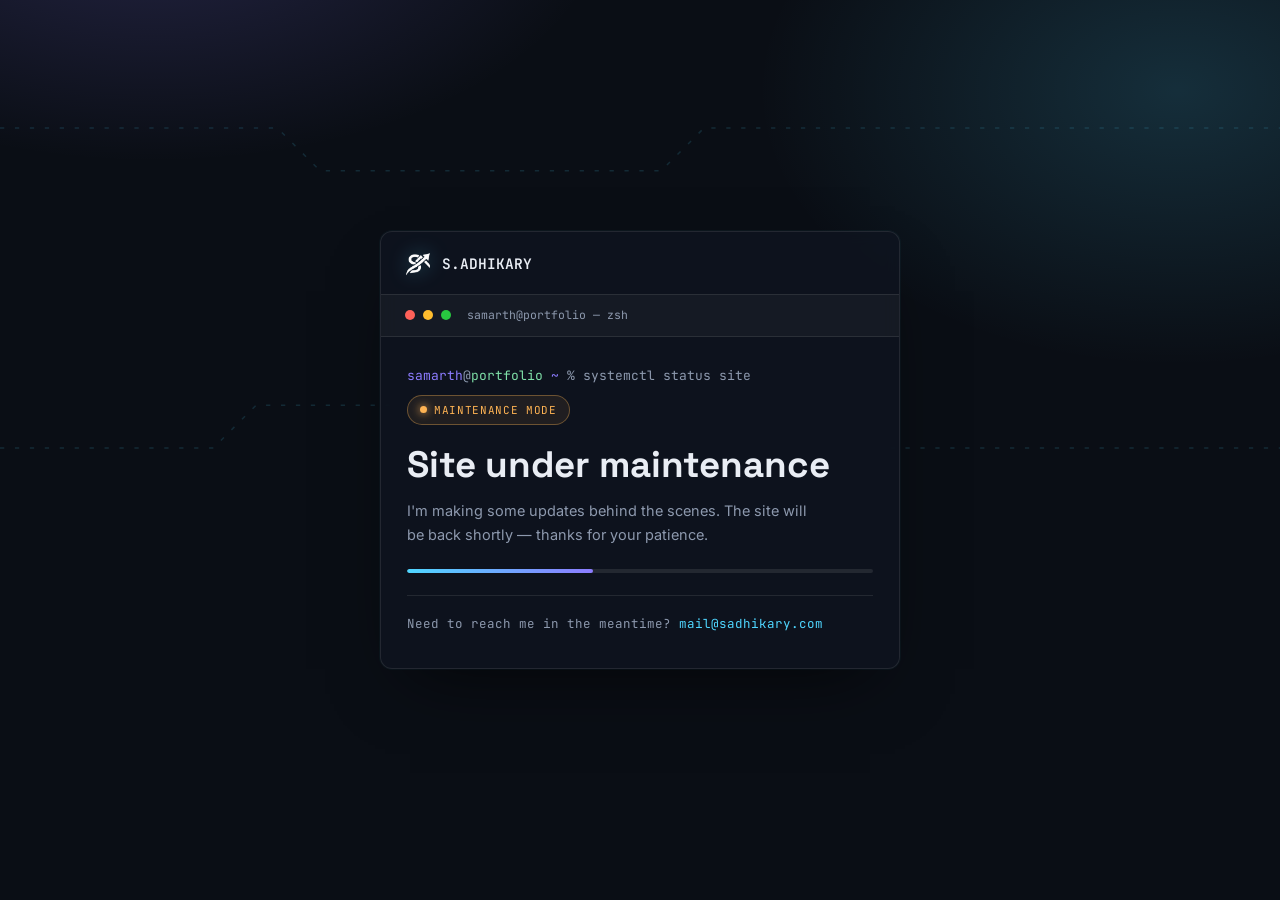
<file: index.html>
<!-- Main Page
<!DOCTYPE html>
<html lang="en">
<head>
<meta charset="UTF-8">
<title>S.Adhikary | Business Analytics &amp; AI Solutions</title>
<meta name="viewport" content="width=device-width, initial-scale=1">
<link rel="preconnect" href="https://fonts.googleapis.com">
<link rel="preconnect" href="https://fonts.gstatic.com" crossorigin>
<link href="https://fonts.googleapis.com/css2?family=Space+Grotesk:wght@500;600;700&family=Inter:wght@400;500;600&family=JetBrains+Mono:wght@400;500;600;700&display=swap" rel="stylesheet">
<link rel="stylesheet" href="styles.css">
</head>
<body>

<div class="navwrap">
  <nav class="tabnav">
    <a class="brand" href="index.html">
      <img class="mark" src="logo-icon.png" alt="S.Adhikary mark" width="30" height="27">
      <span>S.ADHIKARY<span class="dot-cursor"></span></span>
    </a>
    <div class="navlinks">
      <a href="index.html" class="active">home</a>
      <a href="about.html">about</a>
      <a href="projects.html">projects</a>
      <!--<a href="dashboards.html">dashboards</a>
      <a href="contact.html">contact</a>
      <span class="status">online</span>
    </div>
  </nav>
</div>

<header class="hero-lg">
  <div class="grid-bg" aria-hidden="true"></div>
  <svg class="circuit" viewBox="0 0 1200 600" preserveAspectRatio="none" aria-hidden="true">
    <path d="M0,120 L260,120 L300,160 L620,160 L660,120 L1200,120"/>
    <path d="M0,420 L200,420 L240,380 L520,380 L560,420 L1200,420"/>
    <path d="M140,0 L140,120"/>
    <path d="M660,120 L660,300 L900,300 L900,600"/>
    <circle class="p1" cx="300" cy="160" r="4"/>
    <circle class="p2" cx="660" cy="120" r="4"/>
    <circle class="p3" cx="900" cy="300" r="4"/>
  </svg>

  <div class="hero-inner">
    <div class="term">
      <div class="term-bar">
        <span class="tdot"></span><span class="tdot"></span><span class="tdot"></span>
        <span class="term-title">samarth@portfolio &mdash; zsh</span>
      </div>
      <div class="term-body">
        <div class="line"><span class="prompt">samarth</span>@<span class="path">portfolio</span> <span class="prompt">~</span> % whoami</div>
        <h1>Samarth Adhikary</h1>
        <div class="line" style="margin-top:6px; font-size:14.5px; color:var(--cyan);">Business Analytics &amp; AI Solutions</div>
        <p style="max-width:480px; margin:16px 0 0; font-size:15px; color:var(--text-soft);">
          I turn real&#8209;world business data into actionable insights, intelligent applications, and automated solutions.
        </p>
        <div class="hero-actions">
          <a class="btn-primary" href="projects.html">View Projects</a>
          <a class="btn-secondary" href="about.html">About Me</a>
        </div>
      </div>
    </div>
  </div>
</header>

<main>
  <section class="section" id="capabilities">
    <div class="section-head">
      <span class="eyebrow">capabilities</span>
      <h2>What I bring</h2>
    </div>

    <div class="cards">
      <div class="card">
        <div class="card-top">
          <span class="status-dot cyan"></span>
          <span class="tag">data_&amp;_bi</span>
        </div>
        <h3>Data &amp; BI</h3>
        <p>SQL &middot; Python &middot; Power BI &middot; Tableau &middot; Data Analysis</p>
      </div>

      <div class="card">
        <div class="card-top">
          <span class="status-dot violet"></span>
          <span class="tag">ai_applications</span>
        </div>
        <h3>AI Applications</h3>
        <p>LLMs &middot; RAG &middot; AI Agents &middot; APIs &middot; Evaluation</p>
      </div>

      <div class="card">
        <div class="card-top">
          <span class="status-dot amber"></span>
          <span class="tag">cloud_&amp;_deploy</span>
        </div>
        <h3>Cloud &amp; Deployment</h3>
        <p>Azure &middot; APIs &middot; Deployment &middot; Observability</p>
      </div>
    </div>
  </section>

  <section class="section" id="featured-project">
    <div class="section-head">
      <span class="eyebrow">featured_project</span>
      <h2>AI&#8209;Powered Workforce Analytics Assistant</h2>
    </div>

    <div class="feature-panel">
      <div class="card-top">
        <span class="status-pill">in_progress</span>
        <span class="tag">python &middot; sql &middot; llm &middot; rag &middot; azure</span>
      </div>
      <p>
        An end&#8209;to&#8209;end AI analytics application that lets workforce and training program data be explored
        in natural language &mdash; combining a SQL analytics layer with an LLM/RAG assistant, evaluation, and
        Azure deployment with observability.
      </p>
      <a class="card-link" href="projects.html#ai-assistant" style="margin-top:20px;">view_case_study <span class="arrow">&rarr;</span></a>
    </div>
  </section>

  <section class="section" id="work">
    <div class="section-head">
      <span class="eyebrow">more_projects</span>
      <h2>Analytics &amp; BI work</h2>
    </div>

    <div class="cards">
      <div class="card">
        <div class="card-top">
          <span class="status-dot cyan"></span>
          <span class="tag">power_bi</span>
        </div>
        <h3>Workforce Analytics Dashboard</h3>
        <p>A Power BI dashboard built for clear, ongoing workforce reporting.</p>
        <a class="card-link" href="projects.html#workforce-analytics-dashboard">view_project <span class="arrow">&rarr;</span></a>
      </div>

      <div class="card">
        <div class="card-top">
          <span class="status-dot violet"></span>
          <span class="tag">power_bi</span>
        </div>
        <h3>Training Program Performance</h3>
        <p>An interactive dashboard tracking training program performance and enrollment over time.</p>
        <a class="card-link" href="projects.html#training-program-performance">view_project <span class="arrow">&rarr;</span></a>
      </div>

      <div class="card">
        <div class="card-top">
          <span class="status-dot amber"></span>
          <span class="tag">program_ops</span>
        </div>
        <h3>ETPL Catalog Optimization</h3>
        <p>A project streamlining and optimizing the ETPL training catalog.</p>
        <a class="card-link" href="projects.html#etpl-catalog-optimization">view_project <span class="arrow">&rarr;</span></a>
      </div>
    </div>

    <a class="card-link" href="projects.html" style="margin-top:32px;">view_all_projects <span class="arrow">&rarr;</span></a>
  </section>
</main>

<footer>
  <img src="logo-full.png" alt="S.Adhikary logo" style="height:52px; width:auto; margin-bottom:16px;">
  <p>&copy; 2026 Samarth Adhikary &mdash; sadhikary.com</p>
</footer>
</body>
</html>
Main Page-->

<!-- Maintenance Section -->
<!DOCTYPE html>
<html lang="en">
<head>
<meta charset="UTF-8">
<title>S.Adhikary | Business Analytics & AI Solutions</title>
<meta name="viewport" content="width=device-width, initial-scale=1">
<meta name="robots" content="noindex, nofollow">
<link rel="preconnect" href="https://fonts.googleapis.com">
<link rel="preconnect" href="https://fonts.gstatic.com" crossorigin>
<link href="https://fonts.googleapis.com/css2?family=Space+Grotesk:wght@500;600;700&family=Inter:wght@400;500;600&family=JetBrains+Mono:wght@400;500;600;700&display=swap" rel="stylesheet">
<link rel="stylesheet" href="styles.css">
<style>
  .maint-wrap{
    min-height:100vh;
    display:flex;
    align-items:center;
    justify-content:center;
    padding:28px;
    position:relative;
    overflow:hidden;
    background:
      radial-gradient(760px 420px at 12% -10%, rgba(140,124,255,0.20), transparent 60%),
      radial-gradient(700px 460px at 92% 10%, rgba(79,214,255,0.16), transparent 60%),
      var(--bg);
  }
  .maint-card{
    max-width:520px;
    width:100%;
    background:rgba(15,21,32,0.75);
    border:1px solid var(--panel-border);
    border-radius:12px;
    box-shadow:0 30px 70px -30px rgba(0,0,0,0.7), 0 0 0 1px rgba(79,214,255,0.04);
    backdrop-filter:blur(8px);
    overflow:hidden;
    position:relative;
    z-index:1;
  }
  .maint-brand{
    display:flex; align-items:center; gap:11px;
    padding:20px 24px 0;
  }
  .maint-brand span{
    font-family:'JetBrains Mono', monospace;
    font-weight:600;
    font-size:14.5px;
    color:var(--text);
  }
  .maint-bar{
    display:flex; align-items:center; gap:8px;
    padding:11px 24px;
    margin-top:18px;
    border-top:1px solid var(--panel-border);
    border-bottom:1px solid var(--panel-border);
    background:rgba(255,255,255,0.03);
  }
  .maint-bar .tdot{ width:10px; height:10px; border-radius:50%; }
  .maint-bar .tdot:nth-child(1){ background:#FF6159; }
  .maint-bar .tdot:nth-child(2){ background:#FFBD2E; }
  .maint-bar .tdot:nth-child(3){ background:#28C840; }
  .maint-bar .maint-title{
    margin-left:8px;
    font-family:'JetBrains Mono', monospace;
    font-size:11.5px;
    color:var(--text-soft);
  }
  .maint-body{ padding:28px 26px 34px; }
  .maint-body .line{
    font-family:'JetBrains Mono', monospace;
    font-size:13px;
    color:var(--text-soft);
    margin-bottom:8px;
  }
  .maint-body .line .prompt{ color:var(--violet); }
  .maint-body .line .path{ color:#7FE0A8; }
  .maint-status{
    display:inline-flex; align-items:center; gap:7px;
    font-family:'JetBrains Mono', monospace;
    font-size:11px; letter-spacing:0.06em;
    text-transform:uppercase;
    color:var(--amber);
    border:1px solid rgba(255,180,84,0.35);
    background:rgba(255,180,84,0.08);
    padding:5px 12px;
    border-radius:999px;
    margin-bottom:18px;
  }
  .maint-status::before{
    content:"";
    width:7px; height:7px; border-radius:50%;
    background:var(--amber);
    box-shadow:0 0 8px var(--amber);
    animation:blink 1.3s ease-in-out infinite;
  }
  .maint-body h1{
    font-family:'Space Grotesk', sans-serif;
    font-weight:700;
    font-size:clamp(1.7rem, 5vw, 2.3rem);
    margin:0 0 12px;
    color:var(--text);
    line-height:1.2;
  }
  .maint-body p{
    font-size:14.5px;
    color:var(--text-soft);
    max-width:420px;
    margin:0 0 22px;
  }
  .maint-progress{
    width:100%; height:4px;
    background:var(--panel-border);
    border-radius:999px;
    overflow:hidden;
    margin-bottom:22px;
  }
  .maint-progress::after{
    content:"";
    display:block;
    height:100%;
    width:40%;
    border-radius:999px;
    background:linear-gradient(90deg, var(--cyan), var(--violet));
    animation:sweep 1.8s ease-in-out infinite;
  }
  @keyframes sweep{
    0%{ margin-left:-40%; }
    100%{ margin-left:100%; }
  }
  .maint-contact{
    font-family:'JetBrains Mono', monospace;
    font-size:12.5px;
    color:var(--text-soft);
    border-top:1px solid var(--panel-border);
    padding-top:18px;
  }
  .maint-contact a{ color:var(--cyan); text-decoration:none; }
  .maint-contact a:hover{ text-decoration:underline; }

  @media (prefers-reduced-motion:reduce){
    .maint-status::before{ animation:none; }
    .maint-progress::after{ animation:none; margin-left:0; width:100%; opacity:0.5; }
  }
</style>
</head>
<body>

<div class="maint-wrap">
  <svg class="circuit" viewBox="0 0 1200 600" preserveAspectRatio="none" aria-hidden="true" style="position:absolute; inset:0; opacity:0.35;">
    <path d="M0,120 L260,120 L300,160 L620,160 L660,120 L1200,120"/>
    <path d="M0,420 L200,420 L240,380 L520,380 L560,420 L1200,420"/>
    <circle class="p1" cx="300" cy="160" r="4"/>
    <circle class="p2" cx="660" cy="120" r="4"/>
  </svg>

  <div class="maint-card">
    <div class="maint-brand">
      <img class="mark" src="logo-icon.png" alt="S.Adhikary mark" width="26" height="24">
      <span>S.ADHIKARY</span>
    </div>

    <div class="maint-bar">
      <span class="tdot"></span><span class="tdot"></span><span class="tdot"></span>
      <span class="maint-title">samarth@portfolio &mdash; zsh</span>
    </div>

    <div class="maint-body">
      <div class="line"><span class="prompt">samarth</span>@<span class="path">portfolio</span> <span class="prompt">~</span> % systemctl status site</div>
      <span class="maint-status">maintenance mode</span>
      <h1>Site under maintenance</h1>
      <p>I'm making some updates behind the scenes. The site will be back shortly &mdash; thanks for your patience.</p>
      <div class="maint-progress" role="progressbar" aria-label="Maintenance in progress"></div>
      <div class="maint-contact">
        Need to reach me in the meantime? <a href="mailto:mail@sadhikary.com">mail@sadhikary.com</a>
      </div>
    </div>
  </div>
</div>

</body>
</html>
</file>
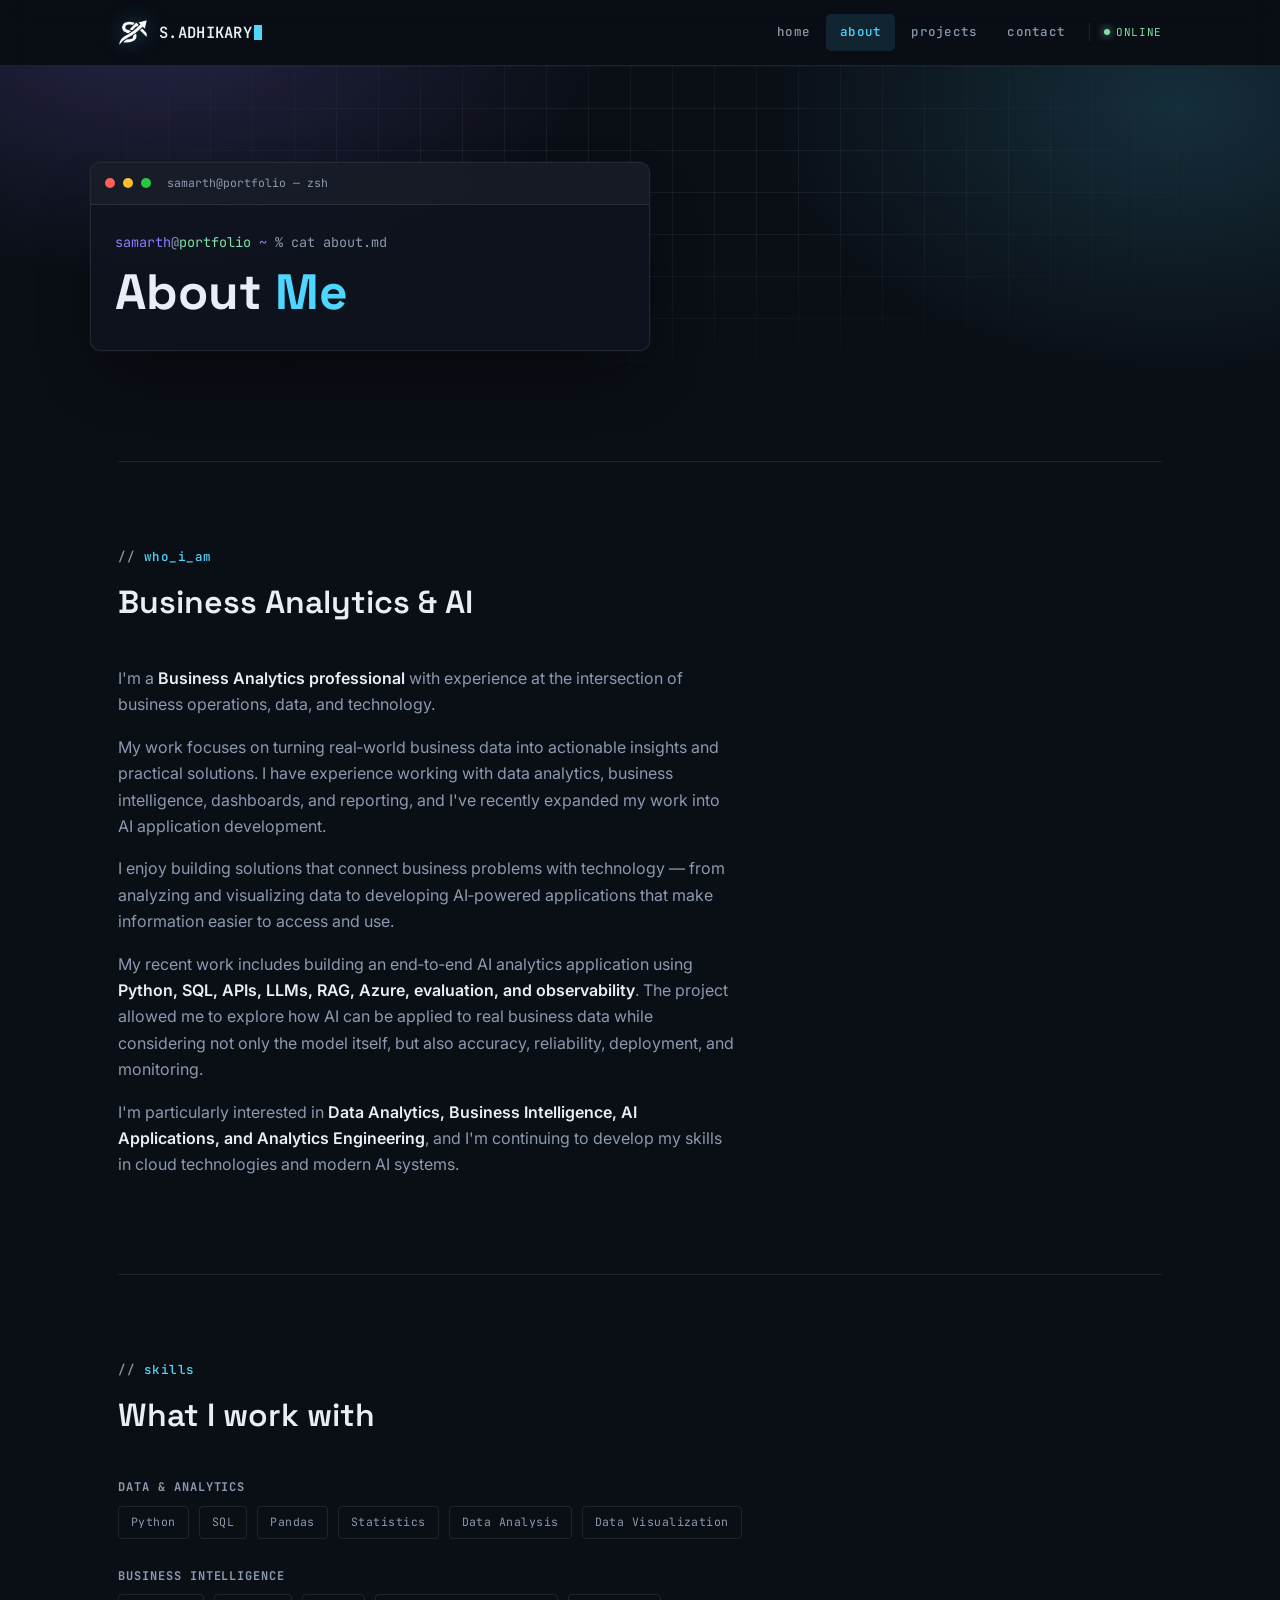
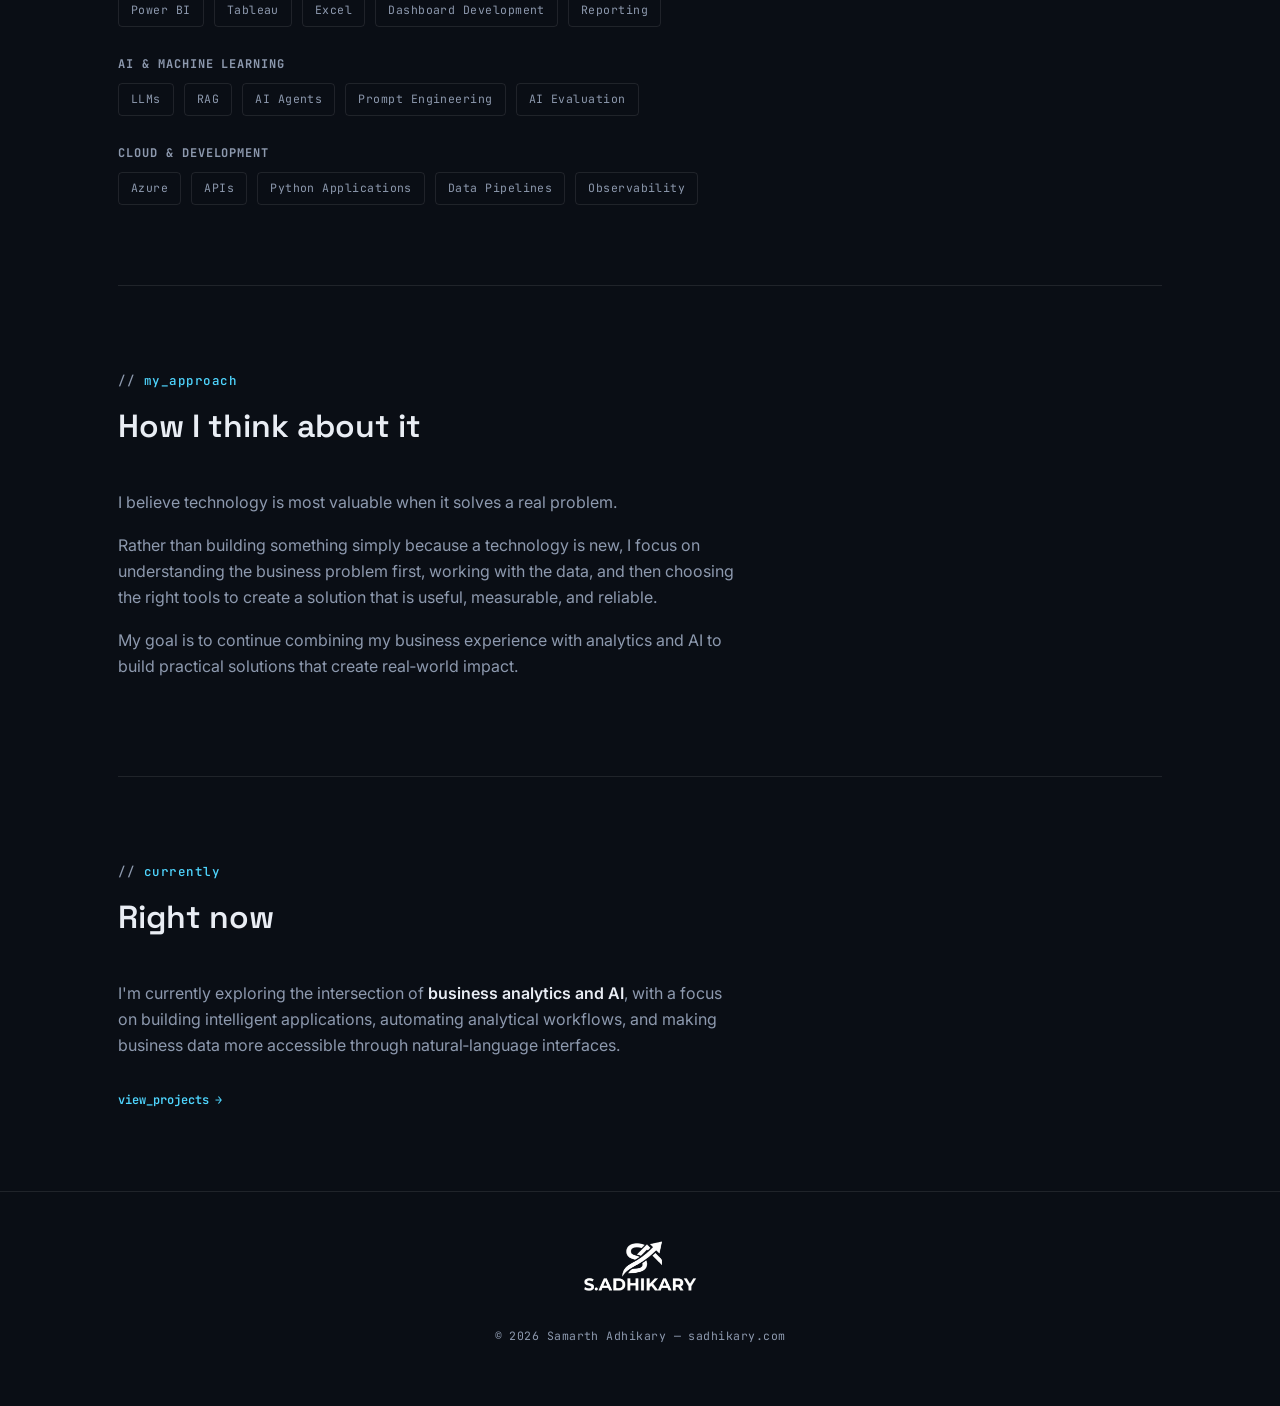
<file: about.html>
<!DOCTYPE html>
<html lang="en">
<head>
<meta charset="UTF-8"> 
<title>About | S.Adhikary</title>
<meta name="viewport" content="width=device-width, initial-scale=1">
<link rel="preconnect" href="https://fonts.googleapis.com">
<link rel="preconnect" href="https://fonts.gstatic.com" crossorigin>
<link href="https://fonts.googleapis.com/css2?family=Space+Grotesk:wght@500;600;700&family=Inter:wght@400;500;600&family=JetBrains+Mono:wght@400;500;600;700&display=swap" rel="stylesheet">
<link rel="stylesheet" href="styles.css">
</head>
<body>

<div class="navwrap">
  <nav class="tabnav">
    <a class="brand" href="index.html">
      <img class="mark" src="logo-icon.png" alt="S.Adhikary mark" width="30" height="27">
      <span>S.ADHIKARY<span class="dot-cursor"></span></span>
    </a>
    <div class="navlinks">
      <a href="index.html">home</a>
      <a href="about.html" class="active">about</a>
      <a href="projects.html">projects</a>
<!--<a href="dashboards.html">dashboards</a> -->
      <a href="contact.html">contact</a>
      <span class="status">online</span>
    </div>
  </nav>
</div>

<header>
  <div class="grid-bg" aria-hidden="true"></div>
  <div class="hero-inner">
    <div class="term">
      <div class="term-bar">
        <span class="tdot"></span><span class="tdot"></span><span class="tdot"></span>
        <span class="term-title">samarth@portfolio &mdash; zsh</span>
      </div>
      <div class="term-body">
        <div class="line"><span class="prompt">samarth</span>@<span class="path">portfolio</span> <span class="prompt">~</span> % cat about.md</div>
        <h1>About <span class="accent">Me</span></h1>
      </div>
    </div>
  </div>
</header>

<main>
  <section class="section" id="who-i-am">
    <div class="section-head">
      <span class="eyebrow">who_i_am</span>
      <h2>Business Analytics &amp; AI</h2>
    </div>
    <p>I'm a <strong>Business Analytics professional</strong> with experience at the intersection of business operations, data, and technology.</p>
    <p>My work focuses on turning real&#8209;world business data into actionable insights and practical solutions. I have experience working with data analytics, business intelligence, dashboards, and reporting, and I've recently expanded my work into AI application development.</p>
    <p>I enjoy building solutions that connect business problems with technology &mdash; from analyzing and visualizing data to developing AI&#8209;powered applications that make information easier to access and use.</p>
    <p>My recent work includes building an end&#8209;to&#8209;end AI analytics application using <strong>Python, SQL, APIs, LLMs, RAG, Azure, evaluation, and observability</strong>. The project allowed me to explore how AI can be applied to real business data while considering not only the model itself, but also accuracy, reliability, deployment, and monitoring.</p>
    <p>I'm particularly interested in <strong>Data Analytics, Business Intelligence, AI Applications, and Analytics Engineering</strong>, and I'm continuing to develop my skills in cloud technologies and modern AI systems.</p>
  </section>

  <section class="section" id="skills">
    <div class="section-head">
      <span class="eyebrow">skills</span>
      <h2>What I work with</h2>
    </div>

    <div class="skill-group">
      <h4>Data &amp; Analytics</h4>
      <div class="tag-row">
        <span class="tag">Python</span>
        <span class="tag">SQL</span>
        <span class="tag">Pandas</span>
        <span class="tag">Statistics</span>
        <span class="tag">Data Analysis</span>
        <span class="tag">Data Visualization</span>
      </div>
    </div>

    <div class="skill-group">
      <h4>Business Intelligence</h4>
      <div class="tag-row">
        <span class="tag">Power BI</span>
        <span class="tag">Tableau</span>
        <span class="tag">Excel</span>
        <span class="tag">Dashboard Development</span>
        <span class="tag">Reporting</span>
      </div>
    </div>

    <div class="skill-group">
      <h4>AI &amp; Machine Learning</h4>
      <div class="tag-row">
        <span class="tag">LLMs</span>
        <span class="tag">RAG</span>
        <span class="tag">AI Agents</span>
        <span class="tag">Prompt Engineering</span>
        <span class="tag">AI Evaluation</span>
      </div>
    </div>

    <div class="skill-group">
      <h4>Cloud &amp; Development</h4>
      <div class="tag-row">
        <span class="tag">Azure</span>
        <span class="tag">APIs</span>
        <span class="tag">Python Applications</span>
        <span class="tag">Data Pipelines</span>
        <span class="tag">Observability</span>
      </div>
    </div>
  </section>

  <section class="section" id="approach">
    <div class="section-head">
      <span class="eyebrow">my_approach</span>
      <h2>How I think about it</h2>
    </div>
    <p>I believe technology is most valuable when it solves a real problem.</p>
    <p>Rather than building something simply because a technology is new, I focus on understanding the business problem first, working with the data, and then choosing the right tools to create a solution that is useful, measurable, and reliable.</p>
    <p>My goal is to continue combining my business experience with analytics and AI to build practical solutions that create real&#8209;world impact.</p>
  </section>

  <section class="section" id="currently">
    <div class="section-head">
      <span class="eyebrow">currently</span>
      <h2>Right now</h2>
    </div>
    <p>I'm currently exploring the intersection of <strong>business analytics and AI</strong>, with a focus on building intelligent applications, automating analytical workflows, and making business data more accessible through natural&#8209;language interfaces.</p>
    <a class="card-link" href="projects.html">view_projects <span class="arrow">&rarr;</span></a>
  </section>
</main>

<footer>
  <img src="logo-full.png" alt="S.Adhikary logo" style="height:52px; width:auto; margin-bottom:16px;">
  <p>&copy; 2026 Samarth Adhikary &mdash; sadhikary.com</p>
</footer>

</body>
</html>
</file>
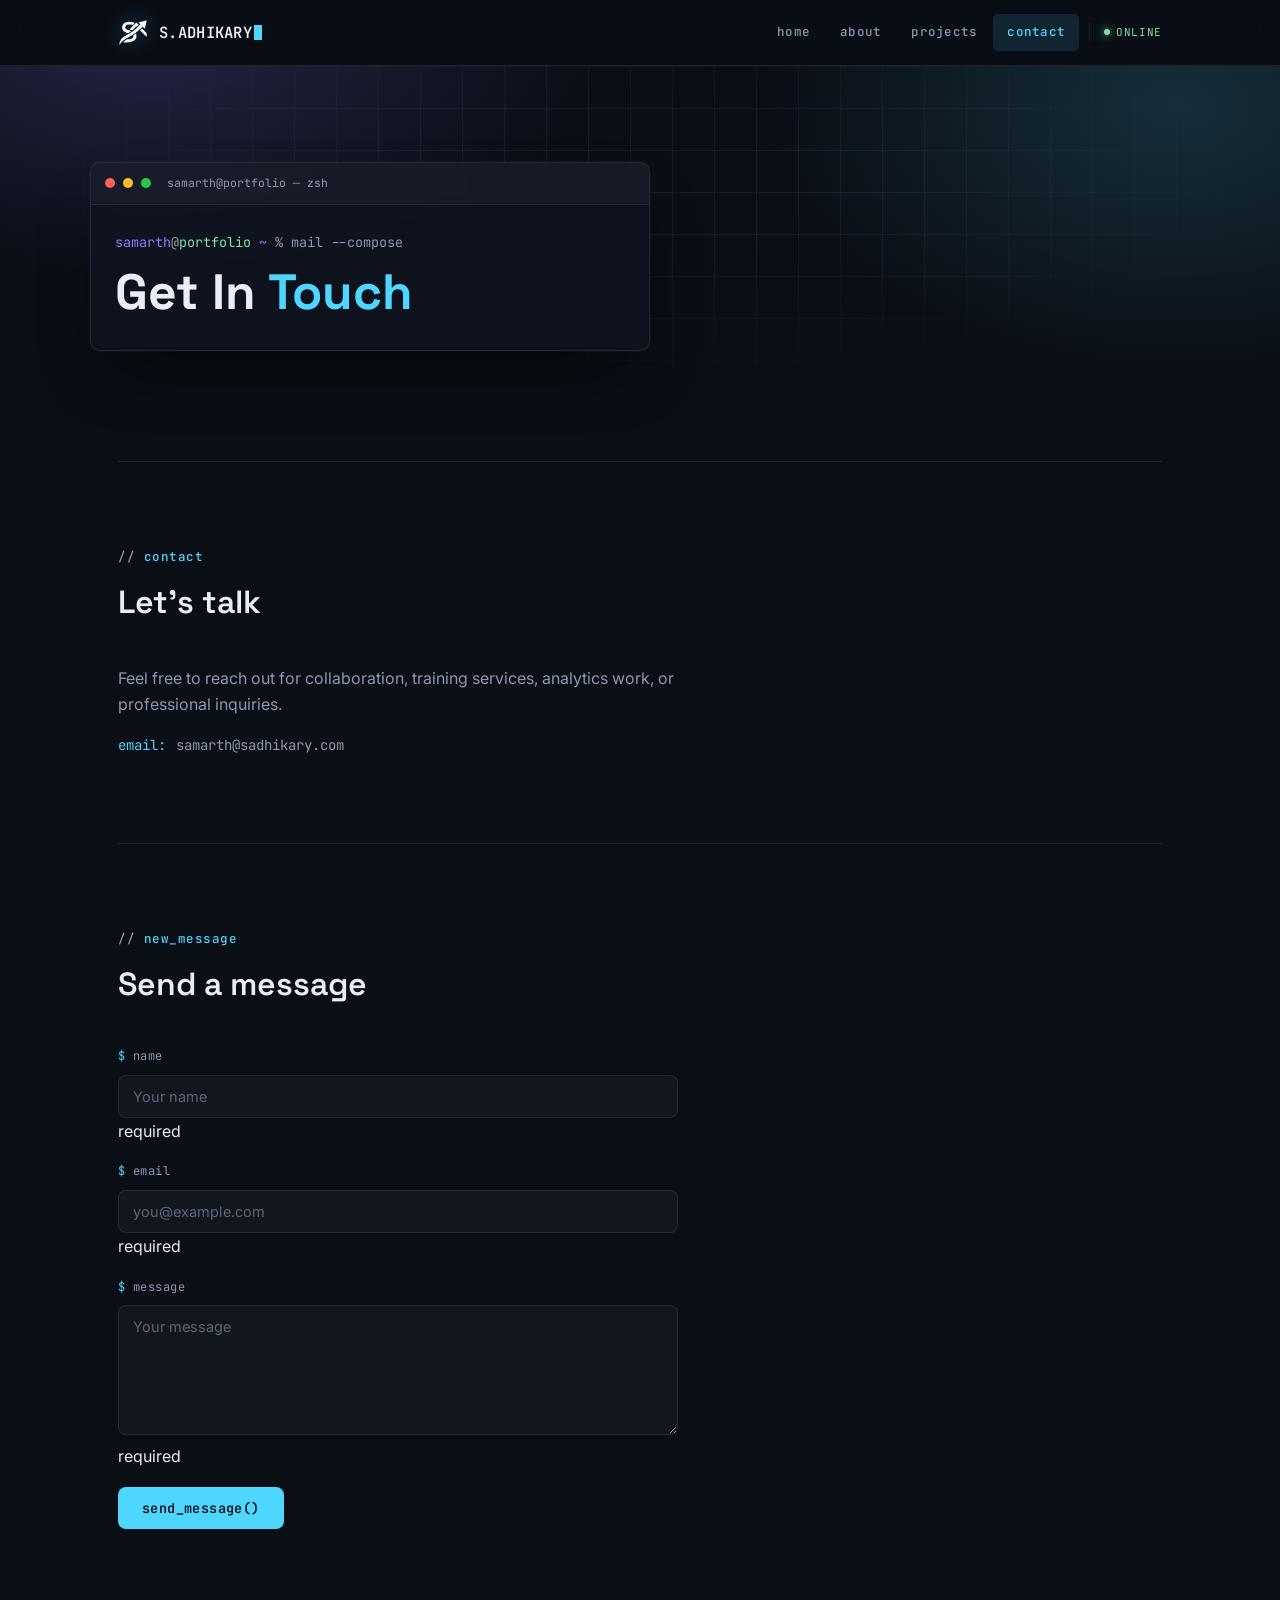
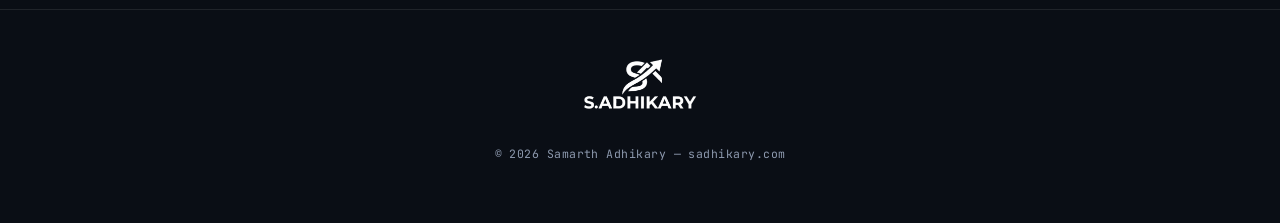
<file: contact.html>
<!DOCTYPE html>
<html lang="en">
<head>
<meta charset="UTF-8">
<title>Contact | S.Adhikary</title>
<meta name="viewport" content="width=device-width, initial-scale=1">
<link rel="preconnect" href="https://fonts.googleapis.com">
<link rel="preconnect" href="https://fonts.gstatic.com" crossorigin>
<link href="https://fonts.googleapis.com/css2?family=Space+Grotesk:wght@500;600;700&family=Inter:wght@400;500;600&family=JetBrains+Mono:wght@400;500;600;700&display=swap" rel="stylesheet">
<link rel="stylesheet" href="styles.css">
</head>
<body>

<div class="navwrap">
  <nav class="tabnav">
    <a class="brand" href="index.html">
      <img class="mark" src="logo-icon.png" alt="S.Adhikary mark" width="30" height="27">
      <span>S.ADHIKARY<span class="dot-cursor"></span></span>
    </a>
    <div class="navlinks">
      <a href="index.html">home</a>
      <a href="about.html">about</a>
      <a href="projects.html">projects</a>
<!--<a href="dashboards.html">dashboards</a> -->
      <a href="contact.html" class="active">contact</a>
      <span class="status">online</span>
    </div>
  </nav>
</div>

<header>
  <div class="grid-bg" aria-hidden="true"></div>
  <div class="hero-inner">
    <div class="term">
      <div class="term-bar">
        <span class="tdot"></span><span class="tdot"></span><span class="tdot"></span>
        <span class="term-title">samarth@portfolio &mdash; zsh</span>
      </div>
      <div class="term-body">
        <div class="line"><span class="prompt">samarth</span>@<span class="path">portfolio</span> <span class="prompt">~</span> % mail --compose</div>
        <h1>Get In <span class="accent">Touch</span></h1>
      </div>
    </div>
  </div>
</header>

<main>
  <section class="section" id="contact-info">
    <div class="section-head">
      <span class="eyebrow">contact</span>
      <h2>Let's talk</h2>
    </div>
    <p>Feel free to reach out for collaboration, training services, analytics work, or professional inquiries.</p>
    <div class="contact-line"><span class="k">email:</span> samarth@sadhikary.com</div>
  </section>

  <section class="section" id="send-message">
    <div class="section-head">
      <span class="eyebrow">new_message</span>
      <h2>Send a message</h2>
    </div>

    <form class="form-grid" id="contact-form" action="https://formsubmit.co/mail@sadhikary.com" method="POST" novalidate>
      <input type="hidden" name="_subject" value="New message from sadhikary.com">
      <input type="hidden" name="_template" value="table">
      <input type="hidden" name="_captcha" value="false">
      <input type="text" name="_honey" style="display:none" tabindex="-1" autocomplete="off">

      <div class="field" data-field="name">
        <label for="name">name</label>
        <input type="text" id="name" name="name" placeholder="Your name" required>
        <span class="field-error">required</span>
      </div>
      <div class="field" data-field="email">
        <label for="email">email</label>
        <input type="email" id="email" name="email" placeholder="you@example.com" required>
        <span class="field-error">required</span>
      </div>
      <div class="field" data-field="message">
        <label for="message">message</label>
        <textarea id="message" name="message" rows="6" placeholder="Your message" required></textarea>
        <span class="field-error">required</span>
      </div>
      <button type="submit" class="btn" id="submit-btn">send_message()</button>

      <div class="success-panel" id="form-success" hidden>
        <span class="status-dot cyan"></span>
        message successfully submitted &mdash; I'll get back to you soon.
      </div>
      <div class="success-panel" id="form-error" hidden style="background:rgba(255,97,89,0.08); border-color:rgba(255,97,89,0.35); color:#FF6159;">
        <span class="status-dot" style="background:#FF6159; box-shadow:0 0 8px rgba(255,97,89,0.7);"></span>
        something went wrong &mdash; please email me directly at mail@sadhikary.com
      </div>
    </form>
  </section>
</main>

<footer>
  <img src="logo-full.png" alt="S.Adhikary logo" style="height:52px; width:auto; margin-bottom:16px;">
  <p>&copy; 2026 Samarth Adhikary &mdash; sadhikary.com</p>
</footer>

<script>
  (function(){
    var form = document.getElementById('contact-form');
    var success = document.getElementById('form-success');
    var errorPanel = document.getElementById('form-error');
    var submitBtn = document.getElementById('submit-btn');
    var emailPattern = /^[^\s@]+@[^\s@]+\.[^\s@]+$/;
    var AJAX_ENDPOINT = 'https://formsubmit.co/ajax/mail@sadhikary.com';

    function fieldWrap(el){
      return el.closest('.field');
    }

    function showError(el, message){
      var wrap = fieldWrap(el);
      wrap.classList.add('error');
      wrap.querySelector('.field-error').textContent = message;
    }

    function clearError(el){
      fieldWrap(el).classList.remove('error');
    }

    function validate(){
      var valid = true;
      var fields = form.querySelectorAll('input[required], textarea[required]');

      fields.forEach(function(el){
        var value = el.value.trim();

        if(!value){
          showError(el, 'required');
          valid = false;
        } else if(el.type === 'email' && !emailPattern.test(value)){
          showError(el, 'invalid email');
          valid = false;
        } else {
          clearError(el);
        }
      });

      return valid;
    }

    form.addEventListener('submit', function(e){
      e.preventDefault();
      success.hidden = true;
      errorPanel.hidden = true;

      if(!validate()) return;

      var data = new FormData(form);
      submitBtn.disabled = true;
      submitBtn.textContent = 'sending...';

      fetch(AJAX_ENDPOINT, {
        method: 'POST',
        headers: { 'Accept': 'application/json' },
        body: data
      })
      .then(function(res){
        if(!res.ok) throw new Error('bad response');
        success.hidden = false;
        form.reset();
      })
      .catch(function(){
        errorPanel.hidden = false;
      })
      .finally(function(){
        submitBtn.disabled = false;
        submitBtn.textContent = 'send_message()';
      });
    });

    form.querySelectorAll('input, textarea').forEach(function(el){
      el.addEventListener('input', function(){
        if(el.value.trim()) clearError(el);
      });
    });
  })();
</script>

</body>
</html>
</file>
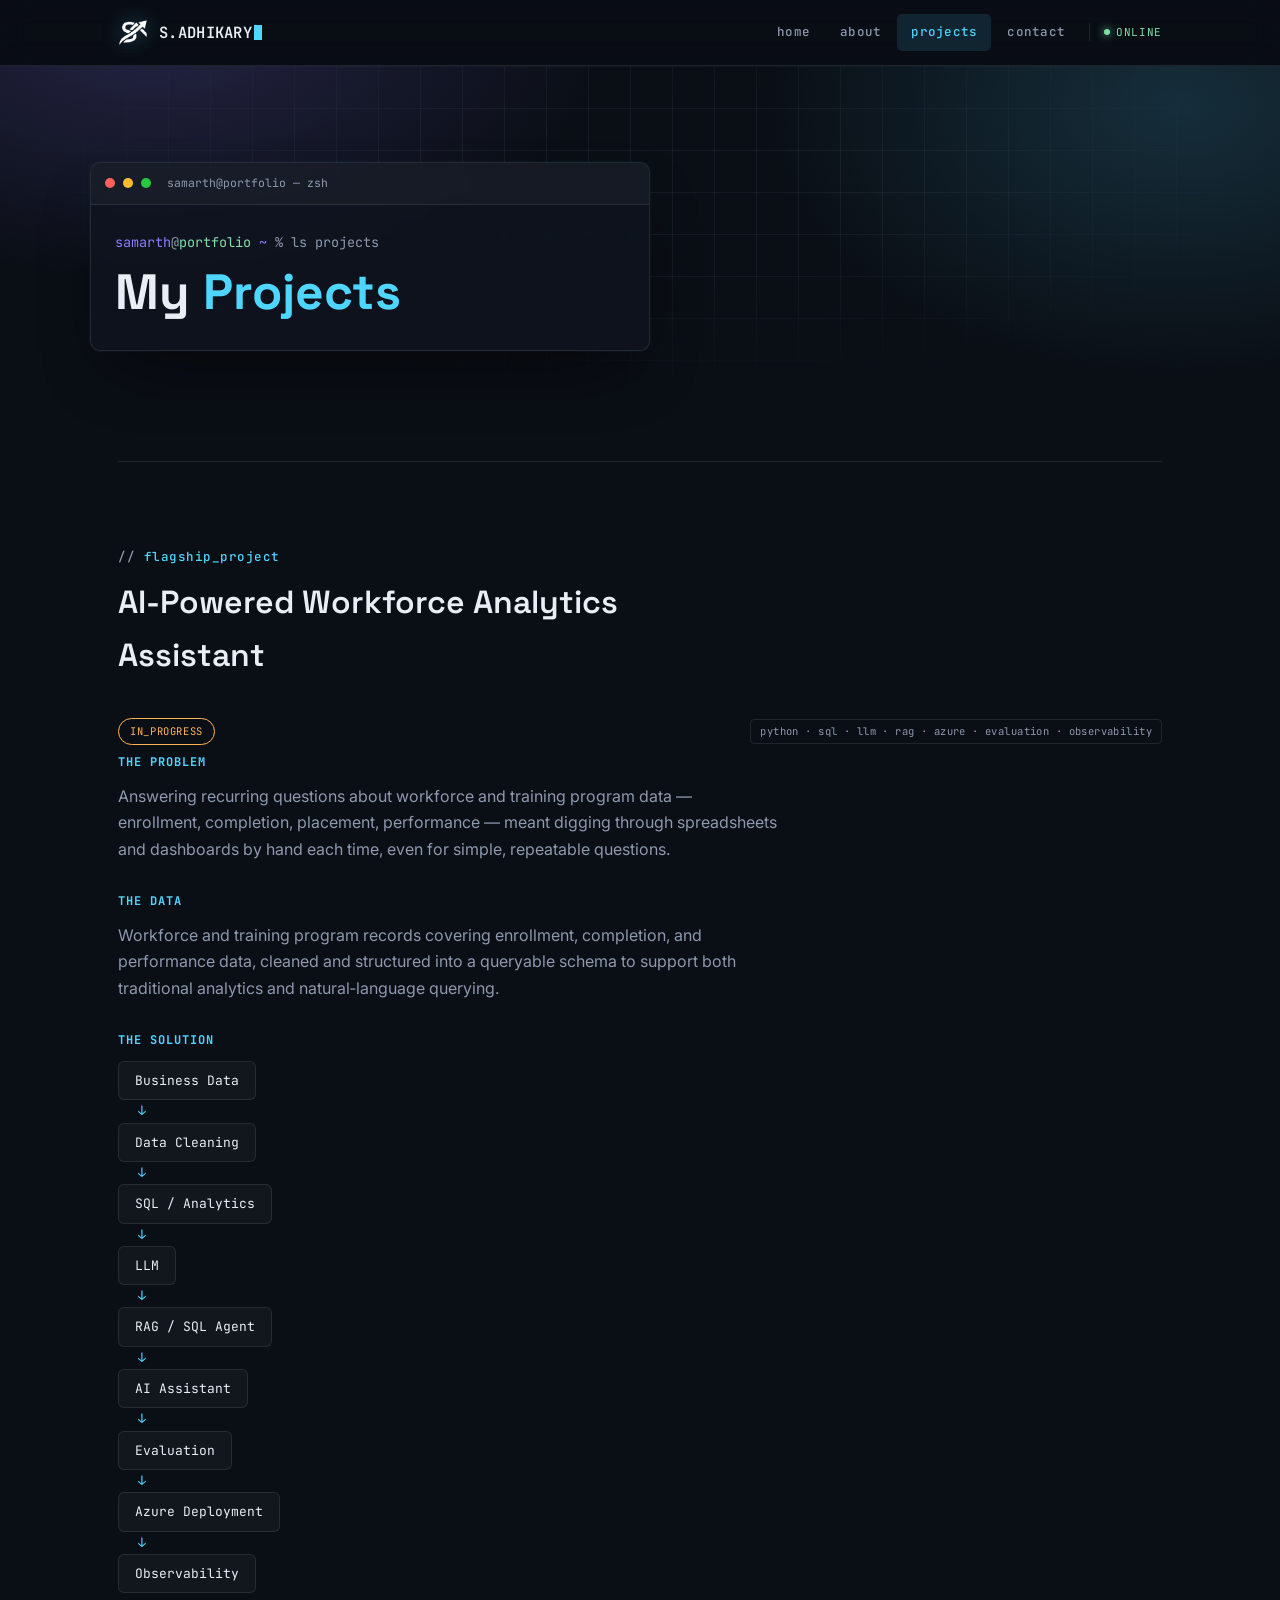
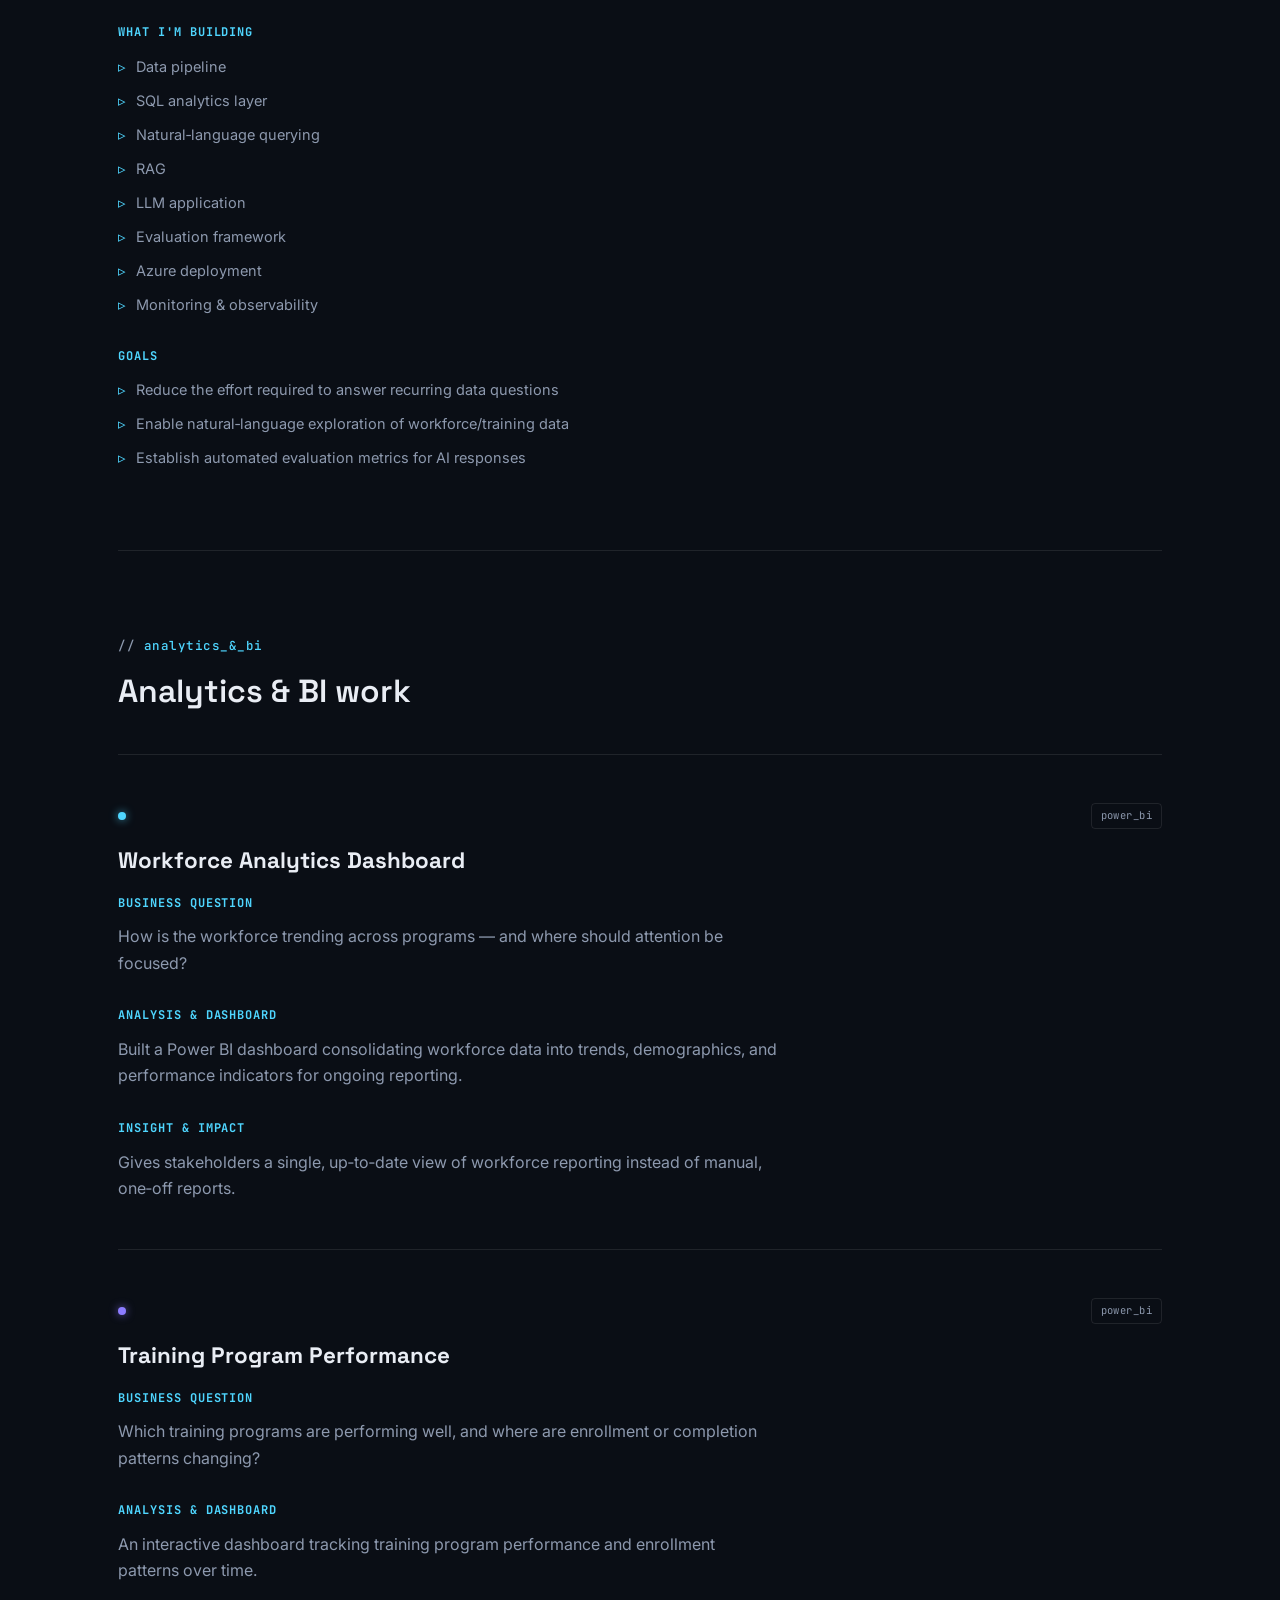
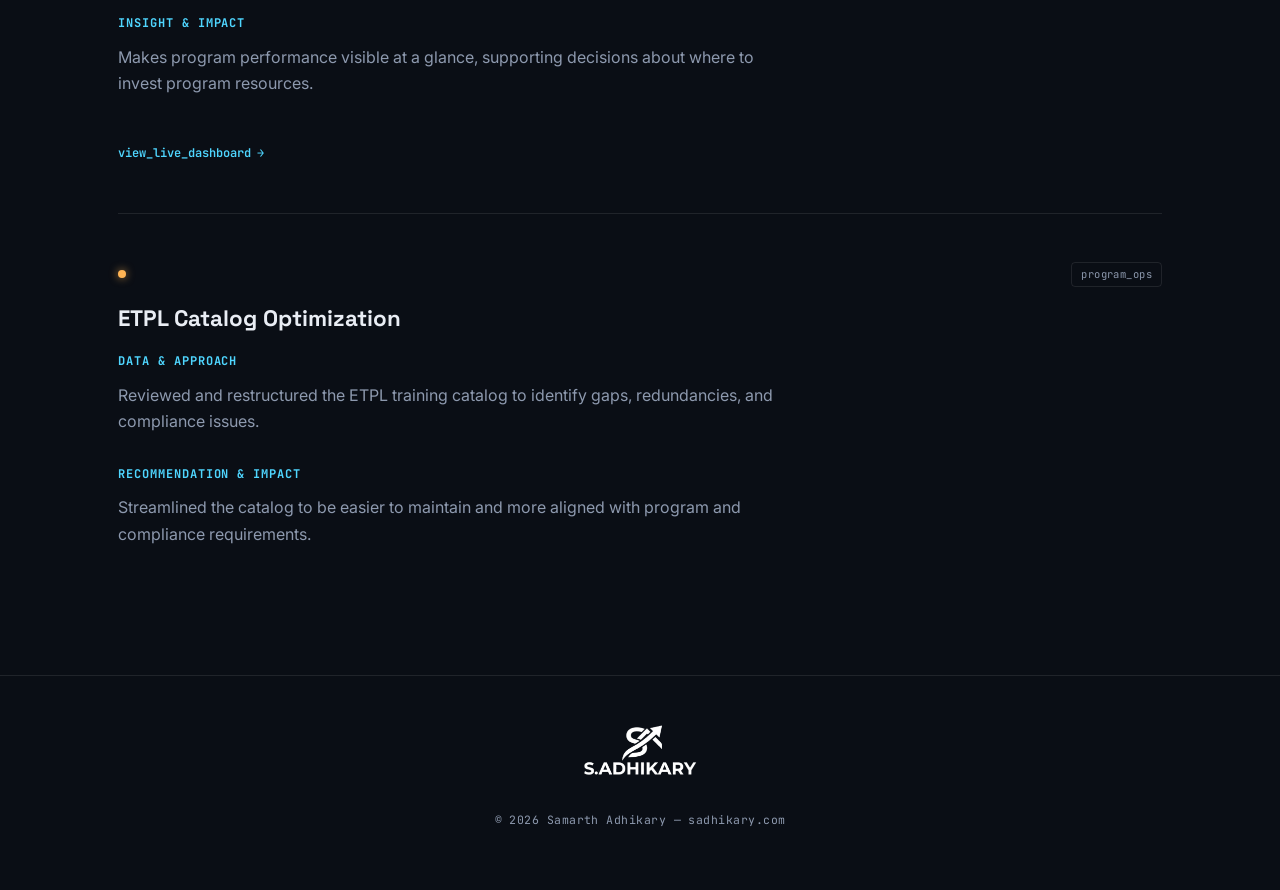
<file: projects.html>
<!DOCTYPE html>
<html lang="en">
<head>
<meta charset="UTF-8">
<title>Projects | S.Adhikary</title>
<meta name="viewport" content="width=device-width, initial-scale=1">
<link rel="preconnect" href="https://fonts.googleapis.com">
<link rel="preconnect" href="https://fonts.gstatic.com" crossorigin>
<link href="https://fonts.googleapis.com/css2?family=Space+Grotesk:wght@500;600;700&family=Inter:wght@400;500;600&family=JetBrains+Mono:wght@400;500;600;700&display=swap" rel="stylesheet">
<link rel="stylesheet" href="styles.css">
</head>
<body>

<div class="navwrap">
  <nav class="tabnav">
    <a class="brand" href="index.html">
      <img class="mark" src="logo-icon.png" alt="S.Adhikary mark" width="30" height="27">
      <span>S.ADHIKARY<span class="dot-cursor"></span></span>
    </a>
    <div class="navlinks">
      <a href="index.html">home</a>
      <a href="about.html">about</a>
      <a href="projects.html" class="active">projects</a>
      <!--<a href="dashboards.html">dashboards</a> -->
      <a href="contact.html">contact</a>
      <span class="status">online</span>
    </div>
  </nav>
</div>

<header>
  <div class="grid-bg" aria-hidden="true"></div>
  <div class="hero-inner">
    <div class="term">
      <div class="term-bar">
        <span class="tdot"></span><span class="tdot"></span><span class="tdot"></span>
        <span class="term-title">samarth@portfolio &mdash; zsh</span>
      </div>
      <div class="term-body">
        <div class="line"><span class="prompt">samarth</span>@<span class="path">portfolio</span> <span class="prompt">~</span> % ls projects</div>
        <h1>My <span class="accent">Projects</span></h1>
      </div>
    </div>
  </div>
</header>

<main>

  <!-- FLAGSHIP CASE STUDY -->
  <section class="section" id="ai-assistant">
    <div class="section-head">
      <span class="eyebrow">flagship_project</span>
      <h2>AI&#8209;Powered Workforce Analytics Assistant</h2>
    </div>

    <div class="card-top" style="margin-bottom:8px;">
      <span class="status-pill">in_progress</span>
      <span class="tag">python &middot; sql &middot; llm &middot; rag &middot; azure &middot; evaluation &middot; observability</span>
    </div>

    <div class="case-block">
      <h4>The Problem</h4>
      <p>Answering recurring questions about workforce and training program data &mdash; enrollment, completion, placement, performance &mdash; meant digging through spreadsheets and dashboards by hand each time, even for simple, repeatable questions.</p>
    </div>

    <div class="case-block">
      <h4>The Data</h4>
      <p>Workforce and training program records covering enrollment, completion, and performance data, cleaned and structured into a queryable schema to support both traditional analytics and natural&#8209;language querying.</p>
    </div>

    <div class="case-block">
      <h4>The Solution</h4>
      <div class="pipeline">
        <div class="step">Business Data</div>
        <div class="arrow">&darr;</div>
        <div class="step">Data Cleaning</div>
        <div class="arrow">&darr;</div>
        <div class="step">SQL / Analytics</div>
        <div class="arrow">&darr;</div>
        <div class="step">LLM</div>
        <div class="arrow">&darr;</div>
        <div class="step">RAG / SQL Agent</div>
        <div class="arrow">&darr;</div>
        <div class="step">AI Assistant</div>
        <div class="arrow">&darr;</div>
        <div class="step">Evaluation</div>
        <div class="arrow">&darr;</div>
        <div class="step">Azure Deployment</div>
        <div class="arrow">&darr;</div>
        <div class="step">Observability</div>
      </div>
    </div>

    <div class="case-block">
      <h4>What I'm Building</h4>
      <ul class="results-list">
        <li>Data pipeline</li>
        <li>SQL analytics layer</li>
        <li>Natural&#8209;language querying</li>
        <li>RAG</li>
        <li>LLM application</li>
        <li>Evaluation framework</li>
        <li>Azure deployment</li>
        <li>Monitoring &amp; observability</li>
      </ul>
    </div>

    <div class="case-block">
      <h4>Goals</h4>
      <ul class="results-list">
        <li>Reduce the effort required to answer recurring data questions</li>
        <li>Enable natural&#8209;language exploration of workforce/training data</li>
        <li>Establish automated evaluation metrics for AI responses</li>
      </ul>
    </div>
  </section>

  <!-- EXISTING PROJECTS -->
  <section class="section" id="analytics-work">
    <div class="section-head">
      <span class="eyebrow">analytics_&amp;_bi</span>
      <h2>Analytics &amp; BI work</h2>
    </div>

    <div class="project-block" id="workforce-analytics-dashboard">
      <div class="card-top" style="margin-bottom:14px;">
        <span class="status-dot cyan"></span>
        <span class="tag">power_bi</span>
      </div>
      <h3 style="font-family:'Space Grotesk', sans-serif; font-size:1.4rem; margin:0 0 14px;">Workforce Analytics Dashboard</h3>
      <div class="case-block">
        <h4>Business Question</h4>
        <p>How is the workforce trending across programs &mdash; and where should attention be focused?</p>
      </div>
      <div class="case-block">
        <h4>Analysis &amp; Dashboard</h4>
        <p>Built a Power BI dashboard consolidating workforce data into trends, demographics, and performance indicators for ongoing reporting.</p>
      </div>
      <div class="case-block">
        <h4>Insight &amp; Impact</h4>
        <p>Gives stakeholders a single, up&#8209;to&#8209;date view of workforce reporting instead of manual, one&#8209;off reports.</p>
      </div>
    </div>

    <div class="project-block" id="training-program-performance">
      <div class="card-top" style="margin-bottom:14px;">
        <span class="status-dot violet"></span>
        <span class="tag">power_bi</span>
      </div>
      <h3 style="font-family:'Space Grotesk', sans-serif; font-size:1.4rem; margin:0 0 14px;">Training Program Performance</h3>
      <div class="case-block">
        <h4>Business Question</h4>
        <p>Which training programs are performing well, and where are enrollment or completion patterns changing?</p>
      </div>
      <div class="case-block">
        <h4>Analysis &amp; Dashboard</h4>
        <p>An interactive dashboard tracking training program performance and enrollment patterns over time.</p>
      </div>
      <div class="case-block">
        <h4>Insight &amp; Impact</h4>
        <p>Makes program performance visible at a glance, supporting decisions about where to invest program resources.</p>
      </div>
      <a class="card-link" href="training-program-performance.html" style="margin-top:18px;">view_live_dashboard <span class="arrow">&rarr;</span></a>
    </div>

    <div class="project-block" id="etpl-catalog-optimization">
      <div class="card-top" style="margin-bottom:14px;">
        <span class="status-dot amber"></span>
        <span class="tag">program_ops</span>
      </div>
      <h3 style="font-family:'Space Grotesk', sans-serif; font-size:1.4rem; margin:0 0 14px;">ETPL Catalog Optimization</h3>
      <div class="case-block">
        <h4>Data &amp; Approach</h4>
        <p>Reviewed and restructured the ETPL training catalog to identify gaps, redundancies, and compliance issues.</p>
      </div>
      <div class="case-block">
        <h4>Recommendation &amp; Impact</h4>
        <p>Streamlined the catalog to be easier to maintain and more aligned with program and compliance requirements.</p>
      </div>
    </div>
  </section>
</main>

<footer>
  <img src="logo-full.png" alt="S.Adhikary logo" style="height:52px; width:auto; margin-bottom:16px;">
  <p>&copy; 2026 Samarth Adhikary &mdash; sadhikary.com</p>
</footer>

</body>
</html>
</file>
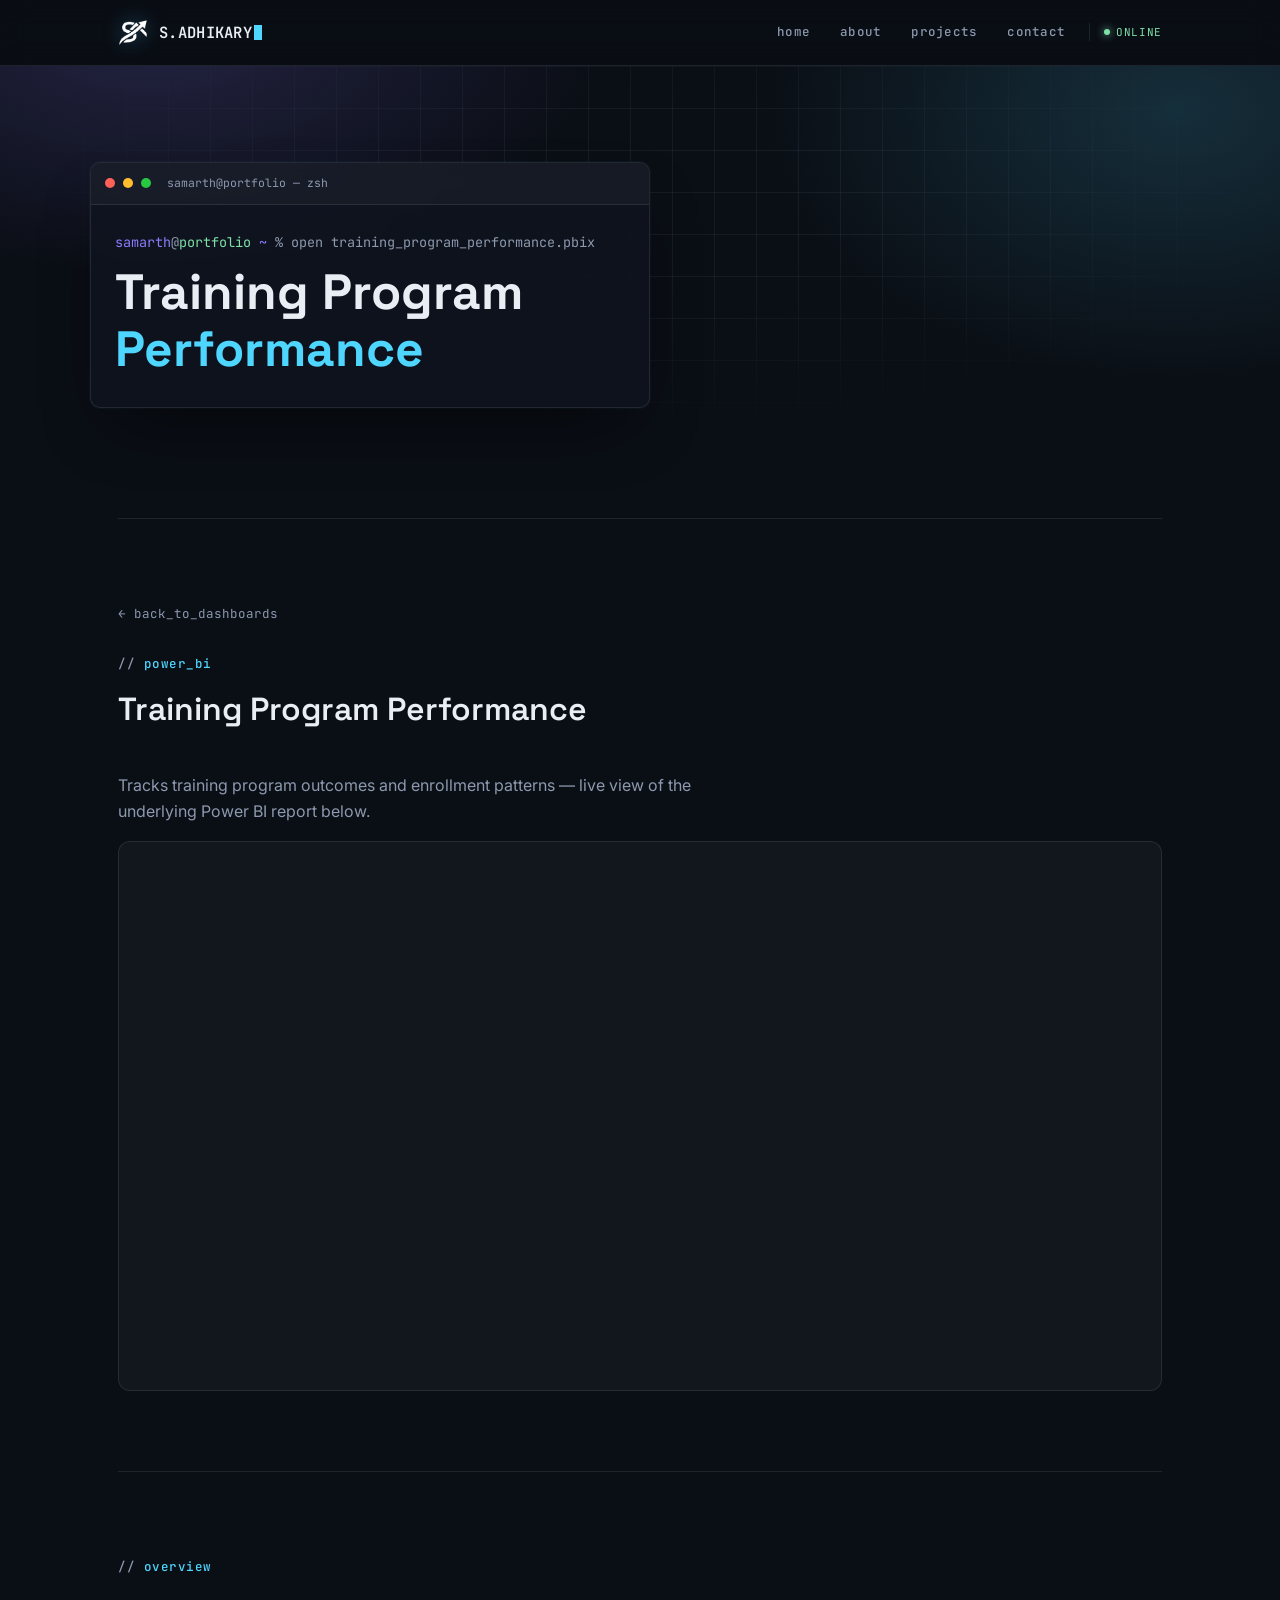
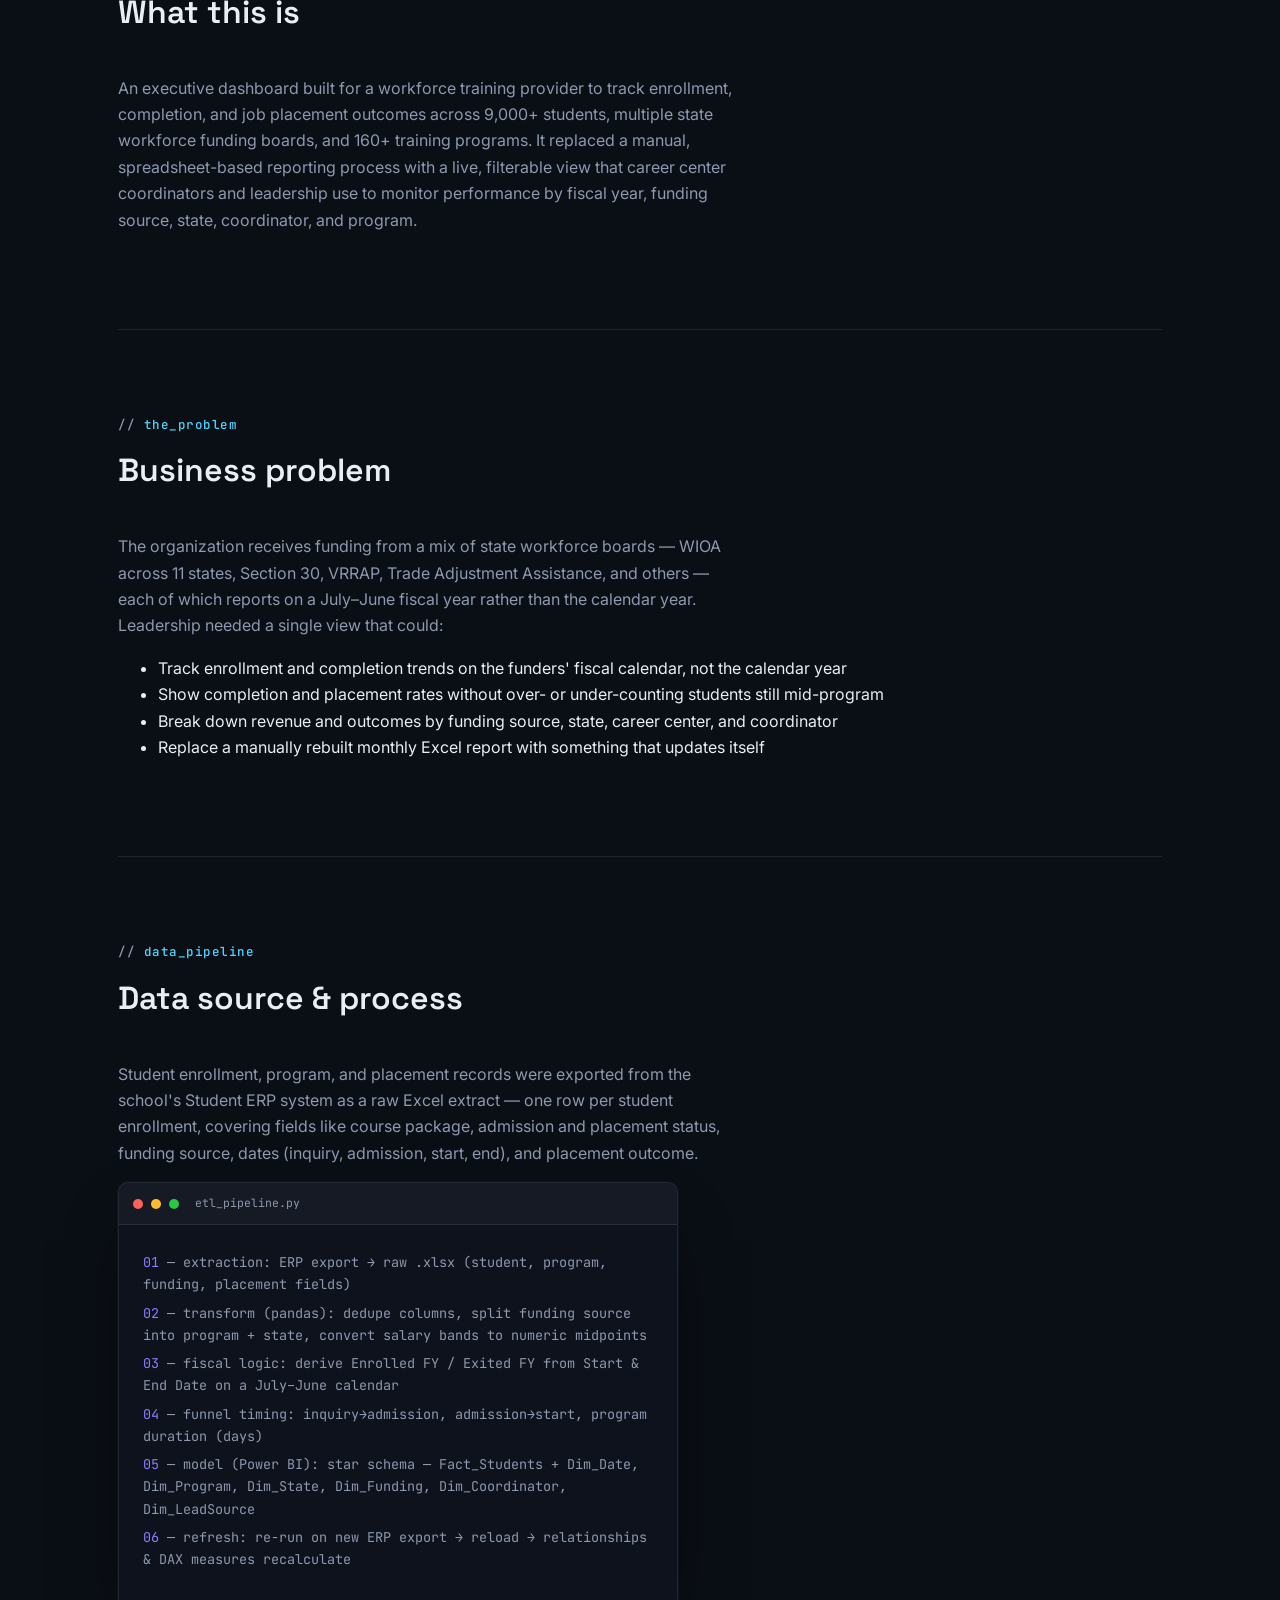
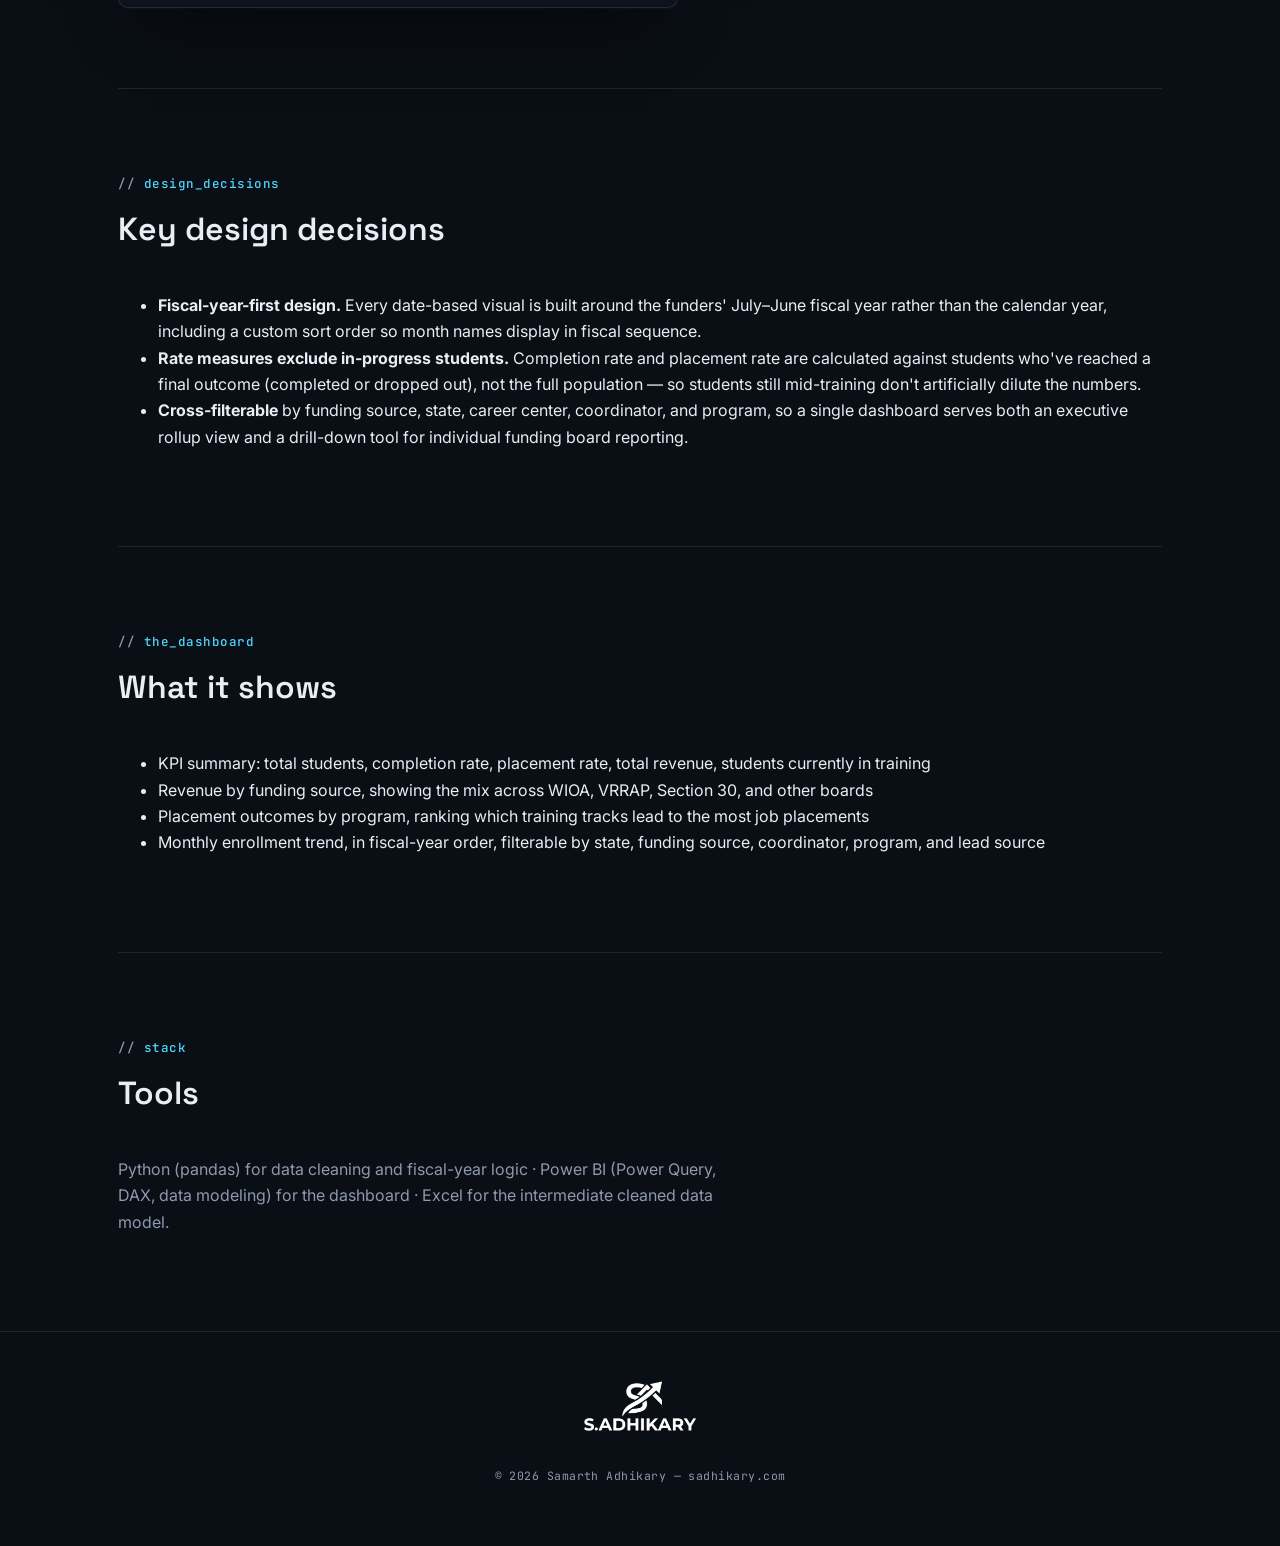
<file: training-program-performance.html>
<!DOCTYPE html>
<html lang="en">
<head>
<meta charset="UTF-8">
<title>Training Program Performance | S.Adhikary</title>
<meta name="viewport" content="width=device-width, initial-scale=1">
<link rel="preconnect" href="https://fonts.googleapis.com">
<link rel="preconnect" href="https://fonts.gstatic.com" crossorigin>
<link href="https://fonts.googleapis.com/css2?family=Space+Grotesk:wght@500;600;700&family=Inter:wght@400;500;600&family=JetBrains+Mono:wght@400;500;600;700&display=swap" rel="stylesheet">
<link rel="stylesheet" href="styles.css">
</head>
<body>
<div class="navwrap">
  <nav class="tabnav">
    <a class="brand" href="index.html">
      <img class="mark" src="logo-icon.png" alt="S.Adhikary mark" width="30" height="27">
      <span>S.ADHIKARY<span class="dot-cursor"></span></span>
    </a>
    <div class="navlinks">
      <a href="index.html">home</a>
      <a href="about.html">about</a>
      <a href="projects.html">projects</a>
      <!--<a href="dashboards.html">dashboards</a> -->
      <a href="contact.html">contact</a>
      <span class="status">online</span>
    </div>
  </nav>
</div>
<header>
  <div class="grid-bg" aria-hidden="true"></div>
  <div class="hero-inner">
    <div class="term">
      <div class="term-bar">
        <span class="tdot"></span><span class="tdot"></span><span class="tdot"></span>
        <span class="term-title">samarth@portfolio &mdash; zsh</span>
      </div>
      <div class="term-body">
        <div class="line"><span class="prompt">samarth</span>@<span class="path">portfolio</span> <span class="prompt">~</span> % open training_program_performance.pbix</div>
        <h1>Training Program <span class="accent">Performance</span></h1>
      </div>
    </div>
  </div>
</header>
<main>
  <section class="section" id="dashboard">
    <a class="back-link" href="dashboards.html">&larr; back_to_dashboards</a>
    <div class="section-head">
      <span class="eyebrow">power_bi</span>
      <h2>Training Program Performance</h2>
    </div>
    <p>Tracks training program outcomes and enrollment patterns &mdash; live view of the underlying Power BI report below.</p>
    <div class="embed-frame">
      <iframe title="Training Program Performance"
        src="https://app.powerbi.com/view?r=eyJrIjoiZmU3NzFjYzctNjc2Mi00ODA0LWE2NGEtYmUxNTA0ZjFhMzU0IiwidCI6IjlmYTU2OTU3LTM5N2ItNGQ3Yi1iMWY1LTA3Zjc2NWE0Nzc1NCJ9"
        frameborder="0"
        allowFullScreen="true"></iframe>
    </div>
  </section>

  <section class="section" id="overview">
    <div class="section-head">
      <span class="eyebrow">overview</span>
      <h2>What this is</h2>
    </div>
    <p>An executive dashboard built for a workforce training provider to track enrollment, completion, and job placement outcomes across 9,000+ students, multiple state workforce funding boards, and 160+ training programs. It replaced a manual, spreadsheet-based reporting process with a live, filterable view that career center coordinators and leadership use to monitor performance by fiscal year, funding source, state, coordinator, and program.</p>
  </section>

  <section class="section" id="problem">
    <div class="section-head">
      <span class="eyebrow">the_problem</span>
      <h2>Business problem</h2>
    </div>
    <p>The organization receives funding from a mix of state workforce boards &mdash; WIOA across 11 states, Section 30, VRRAP, Trade Adjustment Assistance, and others &mdash; each of which reports on a July&ndash;June fiscal year rather than the calendar year. Leadership needed a single view that could:</p>
    <ul>
      <li>Track enrollment and completion trends on the funders' fiscal calendar, not the calendar year</li>
      <li>Show completion and placement rates without over- or under-counting students still mid-program</li>
      <li>Break down revenue and outcomes by funding source, state, career center, and coordinator</li>
      <li>Replace a manually rebuilt monthly Excel report with something that updates itself</li>
    </ul>
  </section>

  <section class="section" id="process">
    <div class="section-head">
      <span class="eyebrow">data_pipeline</span>
      <h2>Data source &amp; process</h2>
    </div>
    <p>Student enrollment, program, and placement records were exported from the school's Student ERP system as a raw Excel extract &mdash; one row per student enrollment, covering fields like course package, admission and placement status, funding source, dates (inquiry, admission, start, end), and placement outcome.</p>

    <div class="term">
      <div class="term-bar">
        <span class="tdot"></span><span class="tdot"></span><span class="tdot"></span>
        <span class="term-title">etl_pipeline.py</span>
      </div>
      <div class="term-body">
        <div class="line"><span class="prompt">01</span> &mdash; extraction: ERP export &rarr; raw .xlsx (student, program, funding, placement fields)</div>
        <div class="line"><span class="prompt">02</span> &mdash; transform (pandas): dedupe columns, split funding source into program + state, convert salary bands to numeric midpoints</div>
        <div class="line"><span class="prompt">03</span> &mdash; fiscal logic: derive Enrolled FY / Exited FY from Start &amp; End Date on a July&ndash;June calendar</div>
        <div class="line"><span class="prompt">04</span> &mdash; funnel timing: inquiry&rarr;admission, admission&rarr;start, program duration (days)</div>
        <div class="line"><span class="prompt">05</span> &mdash; model (Power BI): star schema &mdash; Fact_Students + Dim_Date, Dim_Program, Dim_State, Dim_Funding, Dim_Coordinator, Dim_LeadSource</div>
        <div class="line"><span class="prompt">06</span> &mdash; refresh: re-run on new ERP export &rarr; reload &rarr; relationships &amp; DAX measures recalculate</div>
      </div>
    </div>
  </section>

  <section class="section" id="design">
    <div class="section-head">
      <span class="eyebrow">design_decisions</span>
      <h2>Key design decisions</h2>
    </div>
    <ul>
      <li><strong>Fiscal-year-first design.</strong> Every date-based visual is built around the funders' July&ndash;June fiscal year rather than the calendar year, including a custom sort order so month names display in fiscal sequence.</li>
      <li><strong>Rate measures exclude in-progress students.</strong> Completion rate and placement rate are calculated against students who've reached a final outcome (completed or dropped out), not the full population &mdash; so students still mid-training don't artificially dilute the numbers.</li>
      <li><strong>Cross-filterable</strong> by funding source, state, career center, coordinator, and program, so a single dashboard serves both an executive rollup view and a drill-down tool for individual funding board reporting.</li>
    </ul>
  </section>

  <section class="section" id="whats-shown">
    <div class="section-head">
      <span class="eyebrow">the_dashboard</span>
      <h2>What it shows</h2>
    </div>
    <ul>
      <li>KPI summary: total students, completion rate, placement rate, total revenue, students currently in training</li>
      <li>Revenue by funding source, showing the mix across WIOA, VRRAP, Section 30, and other boards</li>
      <li>Placement outcomes by program, ranking which training tracks lead to the most job placements</li>
      <li>Monthly enrollment trend, in fiscal-year order, filterable by state, funding source, coordinator, program, and lead source</li>
    </ul>
  </section>

  <section class="section" id="tools">
    <div class="section-head">
      <span class="eyebrow">stack</span>
      <h2>Tools</h2>
    </div>
    <p>Python (pandas) for data cleaning and fiscal-year logic &middot; Power BI (Power Query, DAX, data modeling) for the dashboard &middot; Excel for the intermediate cleaned data model.</p>
  </section>
</main>
<footer>
  <img src="logo-full.png" alt="S.Adhikary logo" style="height:52px; width:auto; margin-bottom:16px;">
  <p>&copy; 2026 Samarth Adhikary &mdash; sadhikary.com</p>
</footer>
</body>
</html>
</file>
<file: styles.css>
/* ===== S.Adhikary — shared site styles ===== */
:root{
  --bg:#0A0E15;
  --bg-alt:#0F1520;
  --panel:rgba(255,255,255,0.035);
  --panel-border:rgba(255,255,255,0.09);
  --cyan:#4FD6FF;
  --violet:#8C7CFF;
  --amber:#FFB454;
  --text:#E9EDF4;
  --text-soft:#8D99AE;
  --grid:rgba(143,163,190,0.09);
}

*{ box-sizing:border-box; }
html{ scroll-behavior:smooth; }

body{
  margin:0;
  background:var(--bg);
  color:var(--text);
  font-family:'Inter', sans-serif;
  line-height:1.65;
  -webkit-font-smoothing:antialiased;
}
a{ color:inherit; }
::selection{ background:var(--cyan); color:#04121A; }

.mono{ font-family:'JetBrains Mono', monospace; }
.display{ font-family:'Space Grotesk', sans-serif; }

.eyebrow{
  font-family:'JetBrains Mono', monospace;
  font-weight:500;
  font-size:12.5px;
  letter-spacing:0.04em;
  color:var(--cyan);
}
.eyebrow::before{ content:"// "; color:var(--text-soft); }

/* ===== LOGO MARK ===== */
.mark{ display:block; filter:drop-shadow(0 0 10px rgba(79,214,255,0.35)); }

/* ===== NAV ===== */
.navwrap{
  position:sticky; top:0; z-index:30;
  background:rgba(10,14,21,0.78);
  backdrop-filter:blur(14px);
  border-bottom:1px solid var(--panel-border);
}
nav.tabnav{
  max-width:1100px;
  margin:0 auto;
  display:flex;
  align-items:center;
  justify-content:space-between;
  gap:20px;
  padding:14px 28px;
}
.brand{ display:flex; align-items:center; gap:11px; text-decoration:none; }
.brand span{
  font-family:'JetBrains Mono', monospace;
  font-weight:600;
  font-size:15.5px;
  letter-spacing:0.02em;
  color:var(--text);
}
.brand .dot-cursor{
  display:inline-block; width:8px; height:15px;
  background:var(--cyan);
  margin-left:2px;
  animation:blink 1.1s step-end infinite;
  vertical-align:-2px;
}
.navlinks{ display:flex; gap:2px; flex-wrap:wrap; align-items:center; }
.navlinks a{
  font-family:'JetBrains Mono', monospace;
  font-weight:500;
  font-size:12.5px;
  letter-spacing:0.02em;
  text-decoration:none;
  color:var(--text-soft);
  padding:8px 14px;
  border-radius:5px;
  transition:background 0.2s ease, color 0.2s ease;
}
.navlinks a:hover{ background:var(--panel); color:var(--text); }
.navlinks a.active{ background:rgba(79,214,255,0.12); color:var(--cyan); }
.status{
  display:flex; align-items:center; gap:6px;
  font-family:'JetBrains Mono', monospace;
  font-size:11px; letter-spacing:0.06em;
  color:#7FE0A8; text-transform:uppercase;
  margin-left:8px; padding-left:14px;
  border-left:1px solid var(--panel-border);
}
.status::before{
  content:""; width:6px; height:6px; border-radius:50%;
  background:#7FE0A8; box-shadow:0 0 8px #7FE0A8;
}

/* ===== HERO ===== */
header{
  position:relative;
  overflow:hidden;
  padding:96px 28px 110px;
  background:
    radial-gradient(760px 420px at 12% -10%, rgba(140,124,255,0.20), transparent 60%),
    radial-gradient(700px 460px at 92% 10%, rgba(79,214,255,0.16), transparent 60%),
    var(--bg);
}
header.hero-lg{ padding:110px 28px 130px; }
.grid-bg{
  position:absolute; inset:0;
  background-image:
    linear-gradient(var(--grid) 1px, transparent 1px),
    linear-gradient(90deg, var(--grid) 1px, transparent 1px);
  background-size:42px 42px;
  -webkit-mask-image:radial-gradient(ellipse 65% 70% at 50% 30%, black 25%, transparent 78%);
          mask-image:radial-gradient(ellipse 65% 70% at 50% 30%, black 25%, transparent 78%);
}
.circuit{ position:absolute; inset:0; opacity:0.55; }
.circuit path{
  fill:none; stroke:var(--cyan); stroke-width:1.4;
  stroke-dasharray:4 10;
  opacity:0.4;
}
.circuit circle{ fill:var(--cyan); opacity:0; animation:pulse 4.5s ease-in-out infinite; }
.circuit .p2{ fill:var(--violet); animation-delay:1.5s; }
.circuit .p3{ fill:var(--amber); animation-delay:3s; }
@keyframes pulse{
  0%{ opacity:0; transform:scale(0.6); }
  15%{ opacity:1; transform:scale(1); }
  30%{ opacity:0; }
  100%{ opacity:0; }
}

.hero-inner{ max-width:1100px; margin:0 auto; position:relative; }

.term{
  max-width:560px;
  background:rgba(15,21,32,0.75);
  border:1px solid var(--panel-border);
  border-radius:10px;
  box-shadow:0 30px 70px -30px rgba(0,0,0,0.7), 0 0 0 1px rgba(79,214,255,0.04);
  backdrop-filter:blur(8px);
  overflow:hidden;
}
.term-bar{
  display:flex; align-items:center; gap:8px;
  padding:11px 14px;
  background:rgba(255,255,255,0.03);
  border-bottom:1px solid var(--panel-border);
}
.term-bar .tdot{ width:10px; height:10px; border-radius:50%; }
.term-bar .tdot:nth-child(1){ background:#FF6159; }
.term-bar .tdot:nth-child(2){ background:#FFBD2E; }
.term-bar .tdot:nth-child(3){ background:#28C840; }
.term-bar .term-title{
  margin-left:8px;
  font-family:'JetBrains Mono', monospace;
  font-size:11.5px;
  color:var(--text-soft);
}
.term-body{ padding:26px 24px 30px; }
.term-body .line{
  font-family:'JetBrains Mono', monospace;
  font-size:13.5px;
  color:var(--text-soft);
  margin-bottom:6px;
}
.term-body .line .prompt{ color:var(--violet); }
.term-body .line .path{ color:#7FE0A8; }
header h1{
  font-family:'Space Grotesk', sans-serif;
  font-weight:700;
  font-size:clamp(2.1rem, 5.2vw, 3.1rem);
  margin:10px 0 0;
  line-height:1.15;
  color:var(--text);
}
header h1 .accent{ color:var(--cyan); }
.cursor-block{
  display:inline-block; width:0.5em; height:0.85em;
  background:var(--cyan);
  margin-left:4px;
  animation:blink 1.1s step-end infinite;
  transform:translateY(0.12em);
}
@keyframes blink{ 50%{ opacity:0; } }

@media (prefers-reduced-motion:reduce){
  .circuit circle{ animation:none; opacity:0.7; }
  .cursor-block, .dot-cursor{ animation:none; }
}

/* ===== MAIN ===== */
main{ max-width:1100px; margin:0 auto; padding:0 28px; }
.section{ padding:80px 0; border-top:1px solid var(--panel-border); }
.section-head{ margin-bottom:36px; max-width:640px; }
.section-head h2{
  font-family:'Space Grotesk', sans-serif;
  font-weight:600;
  font-size:2rem;
  margin:8px 0 0;
  color:var(--text);
}
.section p{ max-width:620px; font-size:16px; color:var(--text-soft); }
.section p strong{ color:var(--text); font-weight:600; }

/* ===== CARDS ===== */
.cards{ display:grid; grid-template-columns:repeat(auto-fit, minmax(260px, 1fr)); gap:20px; }
.card{
  position:relative;
  background:var(--panel);
  border:1px solid var(--panel-border);
  border-radius:12px;
  padding:26px 24px;
  transition:transform 0.2s ease, box-shadow 0.2s ease, border-color 0.2s ease;
  display:flex;
  flex-direction:column;
}
.card:hover{
  transform:translateY(-4px);
  border-color:rgba(79,214,255,0.35);
  box-shadow:0 20px 40px -26px rgba(79,214,255,0.25);
}
.card-top{ display:flex; align-items:center; justify-content:space-between; margin-bottom:18px; }
.status-dot{ width:8px; height:8px; border-radius:50%; }
.status-dot.cyan{ background:var(--cyan); box-shadow:0 0 8px rgba(79,214,255,0.7); }
.status-dot.violet{ background:var(--violet); box-shadow:0 0 8px rgba(140,124,255,0.7); }
.status-dot.amber{ background:var(--amber); box-shadow:0 0 8px rgba(255,180,84,0.7); }
.tag{
  font-family:'JetBrains Mono', monospace;
  font-size:10.5px; letter-spacing:0.04em;
  color:var(--text-soft);
  padding:3px 9px;
  border:1px solid var(--panel-border);
  border-radius:4px;
}
.card h3{
  font-family:'Space Grotesk', sans-serif;
  font-weight:600;
  font-size:1.12rem;
  margin:0 0 8px;
  color:var(--text);
}
.card p{ margin:0; font-size:13.5px; color:var(--text-soft); flex:1; }

.card-link{
  display:inline-flex; align-items:center; gap:6px;
  margin-top:16px;
  font-family:'JetBrains Mono', monospace;
  font-size:12px; font-weight:600;
  color:var(--cyan);
  text-decoration:none;
  width:fit-content;
}
.card-link .arrow{ transition:transform 0.2s ease; }
.card-link:hover .arrow{ transform:translateX(3px); }

/* ===== DASHBOARD EMBED PAGE ===== */
.embed-frame{
  background:var(--panel);
  border:1px solid var(--panel-border);
  border-radius:12px;
  padding:14px;
  overflow:hidden;
}
.embed-frame iframe{
  width:100%;
  height:520px;
  border:none;
  border-radius:8px;
  display:block;
}
.back-link{
  display:inline-flex; align-items:center; gap:6px;
  font-family:'JetBrains Mono', monospace;
  font-size:12.5px;
  color:var(--text-soft);
  text-decoration:none;
  margin-bottom:24px;
  transition:color 0.2s ease;
}
.back-link:hover{ color:var(--cyan); }

/* ===== FORM (contact) ===== */
.form-grid{ max-width:560px; display:flex; flex-direction:column; gap:18px; margin-top:12px; }
.field label{
  display:block;
  font-family:'JetBrains Mono', monospace;
  font-size:12px;
  letter-spacing:0.04em;
  color:var(--text-soft);
  margin-bottom:8px;
}
.field label::before{ content:"$ "; color:var(--cyan); }
.field input, .field textarea{
  width:100%;
  background:var(--panel);
  border:1px solid var(--panel-border);
  border-radius:8px;
  padding:12px 14px;
  color:var(--text);
  font-family:'Inter', sans-serif;
  font-size:14.5px;
  transition:border-color 0.2s ease, box-shadow 0.2s ease;
}
.field input::placeholder, .field textarea::placeholder{ color:#5A6678; }
.field input:focus, .field textarea:focus{
  outline:none;
  border-color:rgba(79,214,255,0.5);
  box-shadow:0 0 0 3px rgba(79,214,255,0.12);
}
.field textarea{ resize:vertical; min-height:130px; }
.btn{
  align-self:flex-start;
  font-family:'JetBrains Mono', monospace;
  font-weight:600;
  font-size:13.5px;
  letter-spacing:0.03em;
  color:#04121A;
  background:var(--cyan);
  border:none;
  border-radius:8px;
  padding:12px 24px;
  cursor:pointer;
  transition:transform 0.15s ease, box-shadow 0.15s ease;
}
.btn:hover{ transform:translateY(-2px); box-shadow:0 10px 24px -12px rgba(79,214,255,0.6); }

.contact-line{
  display:flex; align-items:center; gap:10px;
  font-family:'JetBrains Mono', monospace;
  font-size:14px;
  color:var(--text-soft);
  margin-bottom:6px;
}
.contact-line .k{ color:var(--cyan); }

/* ===== ABOUT: skill tags ===== */
.tag-row{ display:flex; flex-wrap:wrap; gap:10px; margin-top:8px; }
.tag-row .tag{ font-size:11.5px; padding:6px 12px; }
.skill-group{ margin-bottom:28px; }
.skill-group:last-child{ margin-bottom:0; }
.skill-group h4{
  font-family:'JetBrains Mono', monospace;
  font-size:12px;
  letter-spacing:0.08em;
  text-transform:uppercase;
  color:var(--text-soft);
  margin:0 0 4px;
}

/* ===== HERO ACTIONS (buttons) ===== */
.hero-actions{ display:flex; gap:12px; margin-top:26px; flex-wrap:wrap; }
.btn-primary, .btn-secondary{
  font-family:'JetBrains Mono', monospace;
  font-weight:600;
  font-size:13px;
  letter-spacing:0.02em;
  text-decoration:none;
  padding:11px 20px;
  border-radius:8px;
  display:inline-flex; align-items:center; gap:8px;
  transition:transform 0.15s ease, box-shadow 0.15s ease, background 0.15s ease, color 0.15s ease;
}
.btn-primary{ background:var(--cyan); color:#04121A; }
.btn-primary:hover{ transform:translateY(-2px); box-shadow:0 10px 24px -12px rgba(79,214,255,0.6); }
.btn-secondary{ background:transparent; color:var(--text); border:1px solid var(--panel-border); }
.btn-secondary:hover{ border-color:rgba(79,214,255,0.4); color:var(--cyan); }

/* ===== CAPABILITY / FEATURED CARDS ===== */
.status-pill{
  font-family:'JetBrains Mono', monospace;
  font-size:10.5px;
  letter-spacing:0.06em;
  text-transform:uppercase;
  padding:4px 11px;
  border-radius:999px;
  border:1px solid var(--amber);
  color:var(--amber);
}

.feature-panel{
  background:var(--panel);
  border:1px solid var(--panel-border);
  border-radius:14px;
  padding:32px;
}
.feature-panel .card-top{ margin-bottom:16px; }
.feature-panel h3{
  font-family:'Space Grotesk', sans-serif;
  font-weight:600;
  font-size:1.5rem;
  margin:0 0 12px;
  color:var(--text);
}
.feature-panel p{ max-width:680px; }

/* ===== CASE STUDY: pipeline + results ===== */
.pipeline{
  display:flex; flex-direction:column; align-items:flex-start; gap:2px;
  margin:8px 0 4px;
}
.pipeline .step{
  font-family:'JetBrains Mono', monospace;
  font-size:13px;
  color:var(--text);
  background:var(--panel);
  border:1px solid var(--panel-border);
  border-radius:6px;
  padding:8px 16px;
}
.pipeline .arrow{
  font-family:'JetBrains Mono', monospace;
  color:var(--cyan);
  font-size:13px;
  padding-left:20px;
  line-height:1.4;
}

.results-list{ list-style:none; padding:0; margin:12px 0 0; display:flex; flex-direction:column; gap:10px; max-width:640px; }
.results-list li{
  display:flex; gap:10px;
  font-size:14.5px;
  color:var(--text-soft);
}
.results-list li::before{ content:"\25b9"; color:var(--cyan); flex:none; }

.case-block{ margin-bottom:30px; }
.case-block:last-child{ margin-bottom:0; }
.case-block h4{
  font-family:'JetBrains Mono', monospace;
  font-size:12px;
  letter-spacing:0.08em;
  text-transform:uppercase;
  color:var(--cyan);
  margin:0 0 10px;
}
.case-block p{ margin:0; max-width:660px; }

.project-block{
  padding:48px 0;
  border-top:1px solid var(--panel-border);
}
.project-block:first-child{ border-top:none; padding-top:0; }

/* ===== FOOTER ===== */
footer{
  border-top:1px solid var(--panel-border);
  padding:48px 28px;
  text-align:center;
}
footer .brand{ justify-content:center; margin-bottom:14px; }
footer p{
  font-family:'JetBrains Mono', monospace;
  font-size:11.5px;
  letter-spacing:0.04em;
  color:var(--text-soft);
}

@media (max-width:640px){
  header{ padding:70px 20px 90px; }
  header.hero-lg{ padding:80px 20px 100px; }
  .term{ max-width:100%; }
  .section{ padding:56px 0; }
  .embed-frame iframe{ height:340px; }
}
</file>
